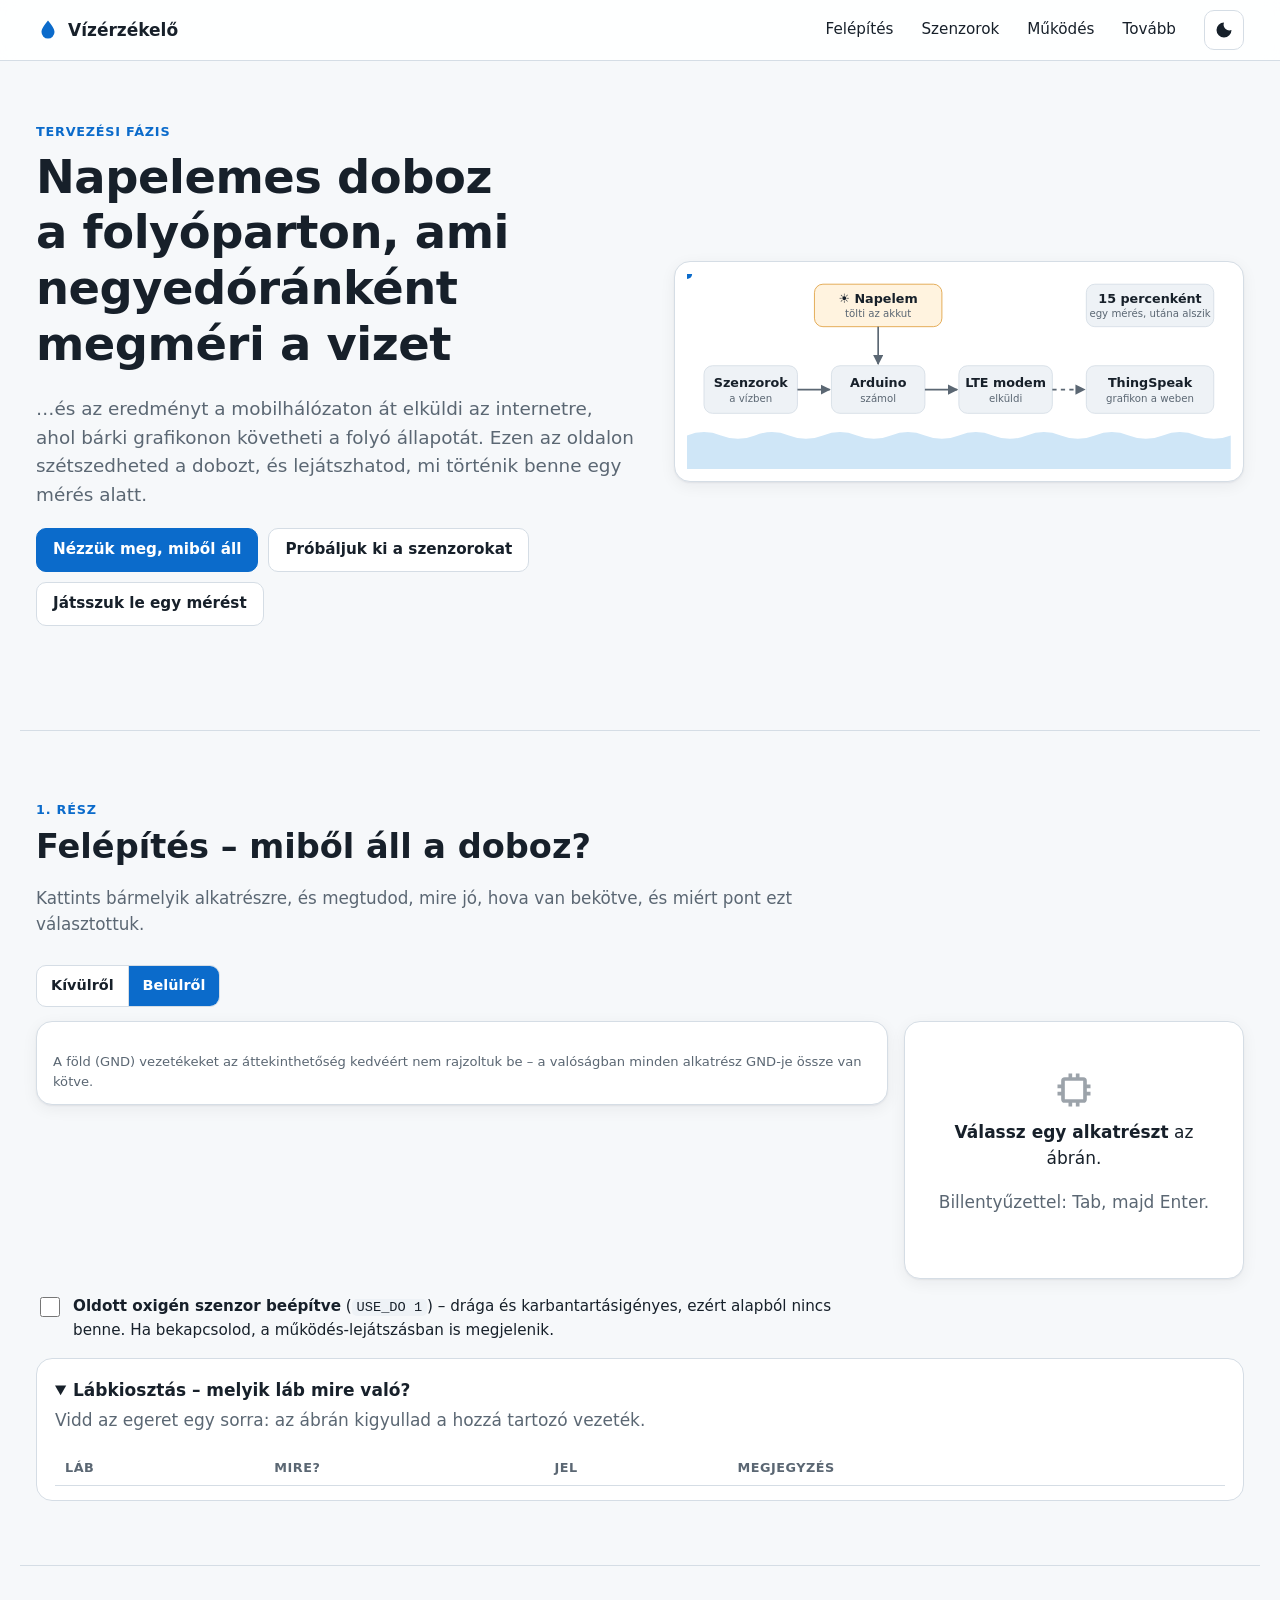
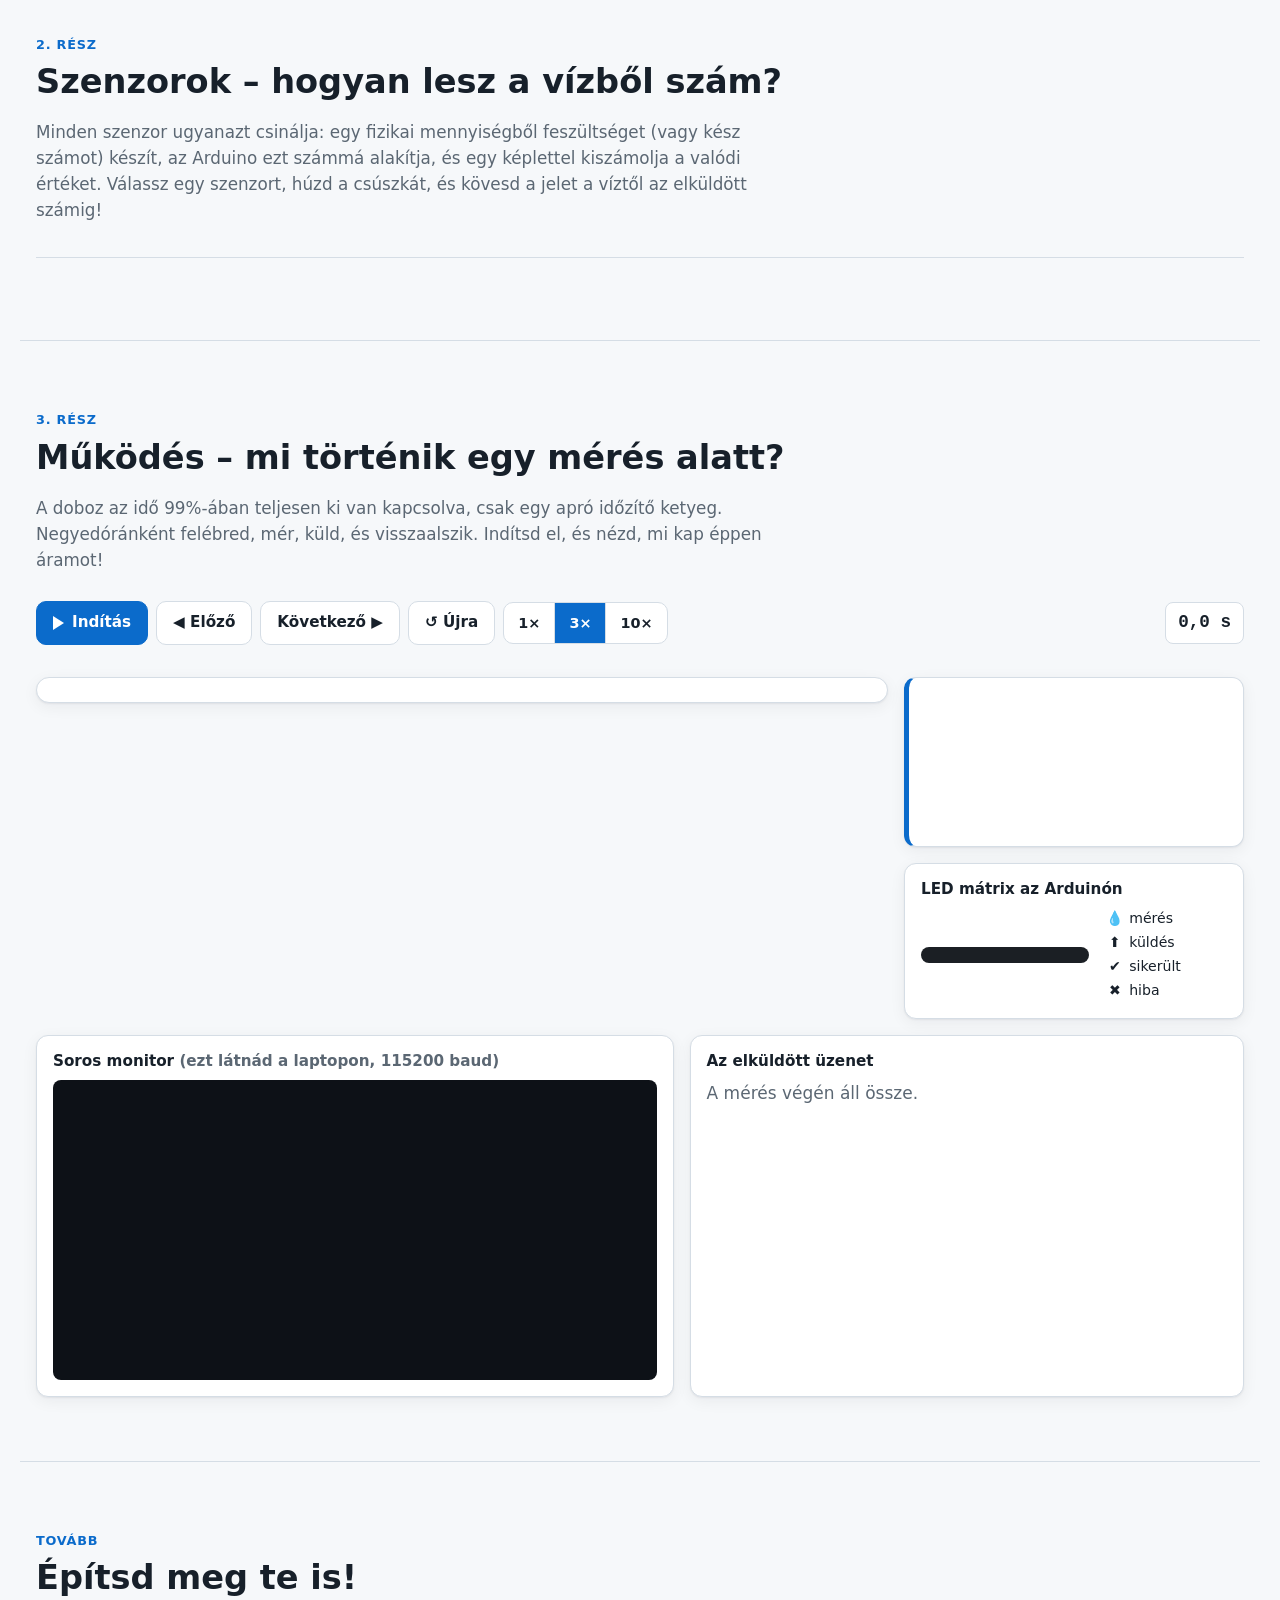
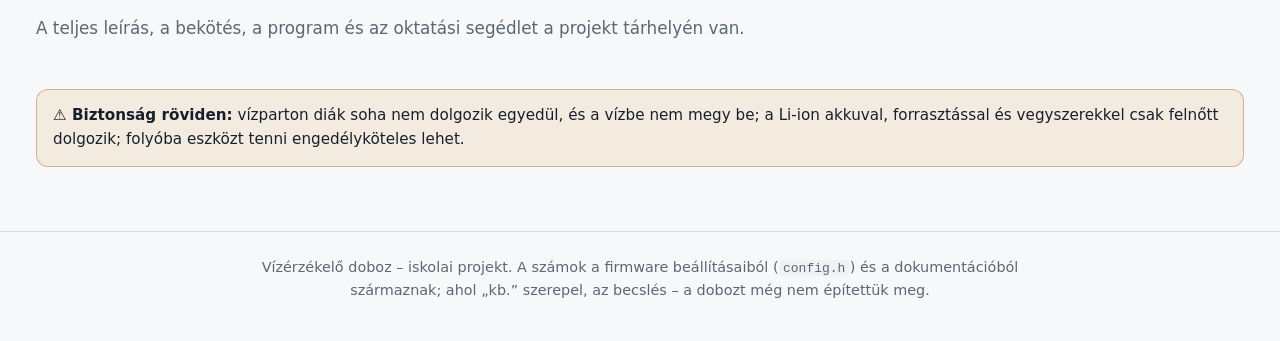
<file: index.html>
<!doctype html>
<html lang="hu">
<head>
  <meta charset="utf-8">
  <meta name="viewport" content="width=device-width, initial-scale=1">
  <title>Vízérzékelő doboz</title>
  <!-- A GitHub Pages gyökércíméről a bemutató oldalra irányít (a .nojekyll miatt itt nincs más kezdőlap). -->
  <meta http-equiv="refresh" content="0; url=weboldal/">
  <link rel="canonical" href="weboldal/">
</head>
<body>
  <p>Átirányítás a <a href="weboldal/">Vízérzékelő bemutató oldalára</a>…</p>
</body>
</html>
</file>
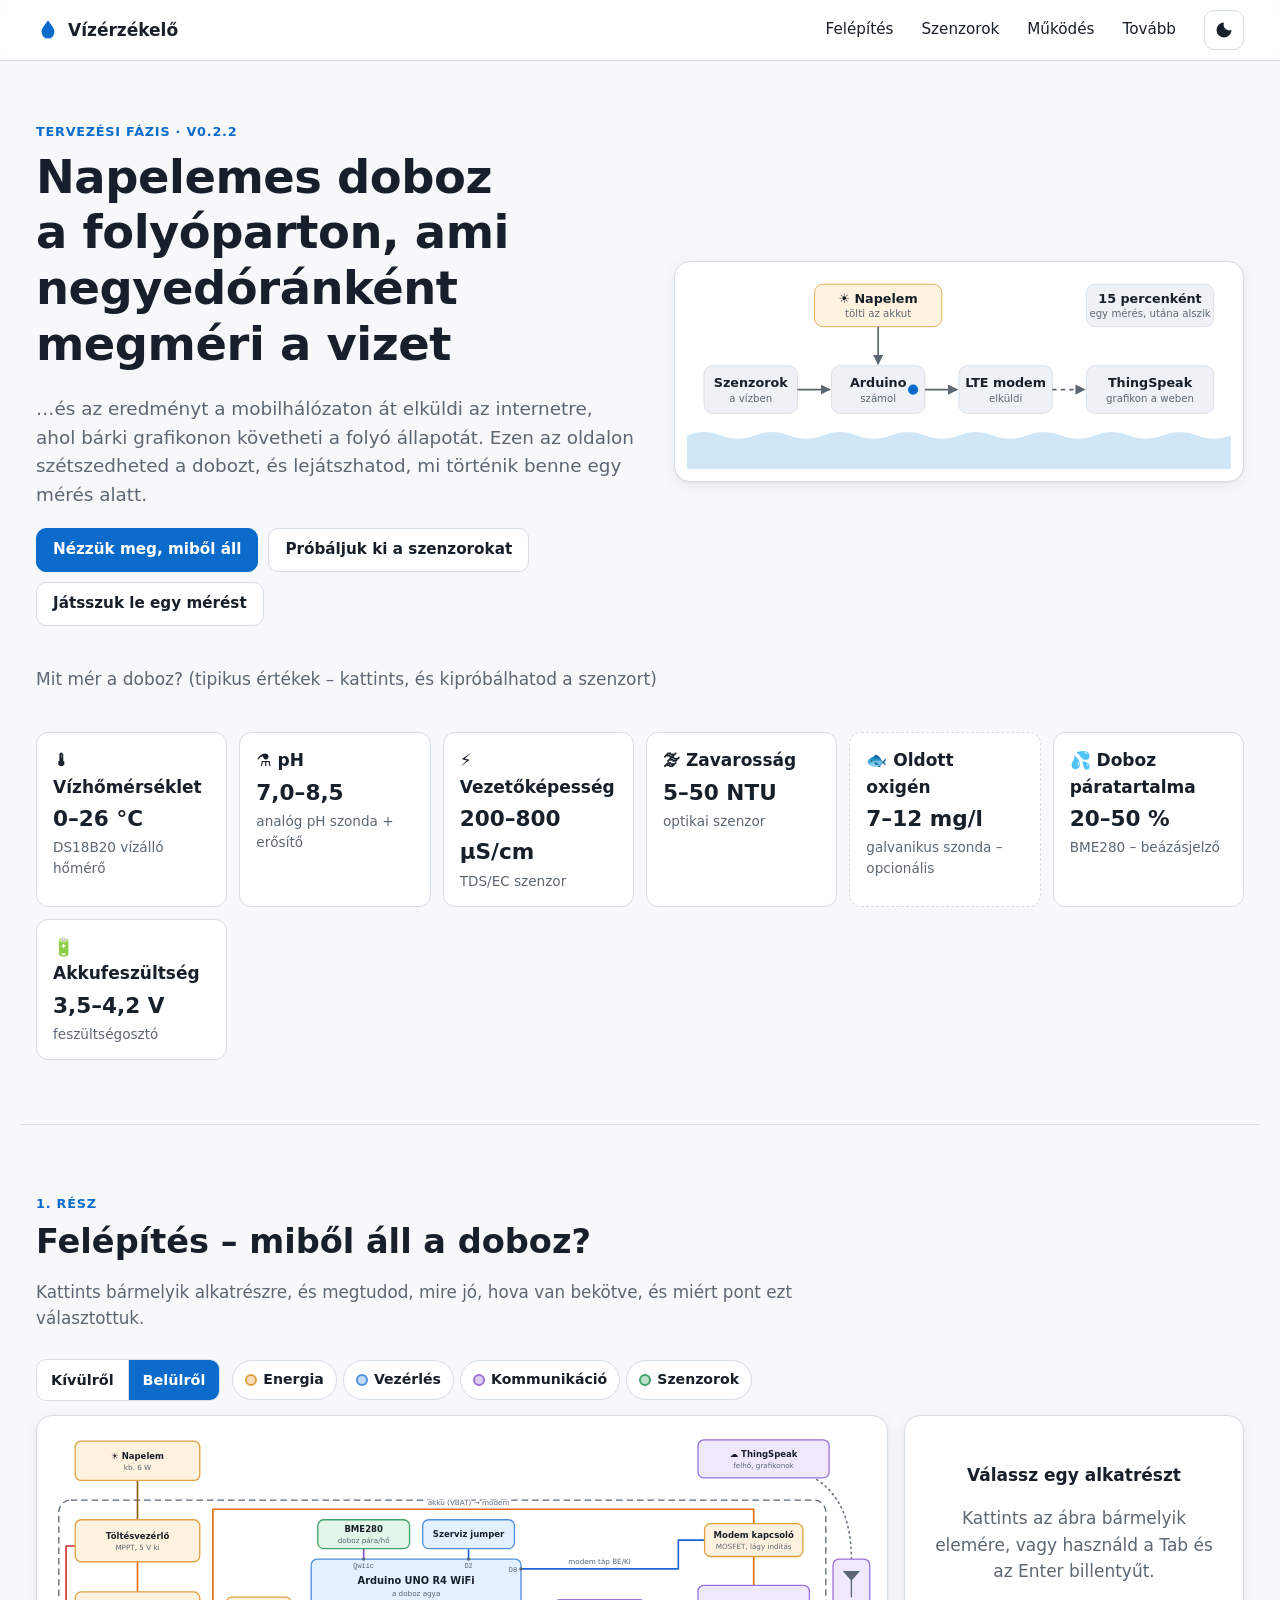
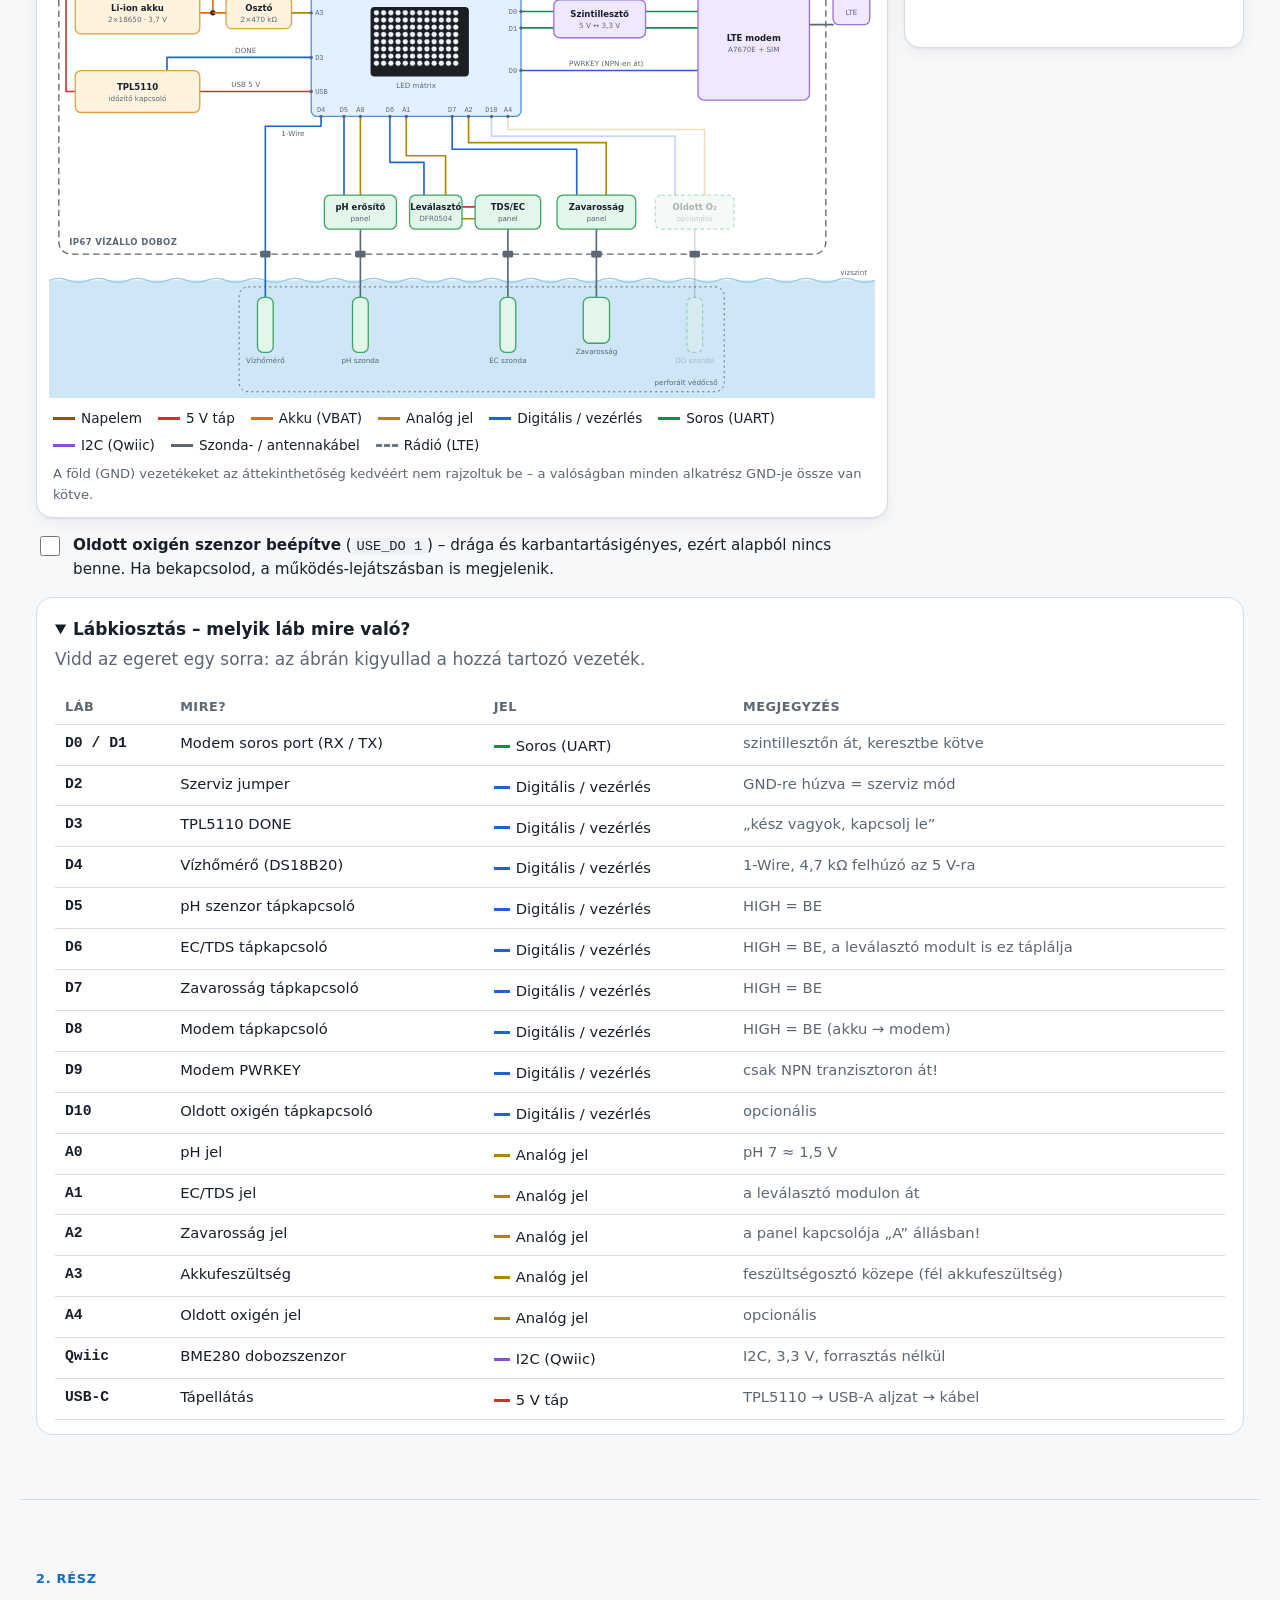
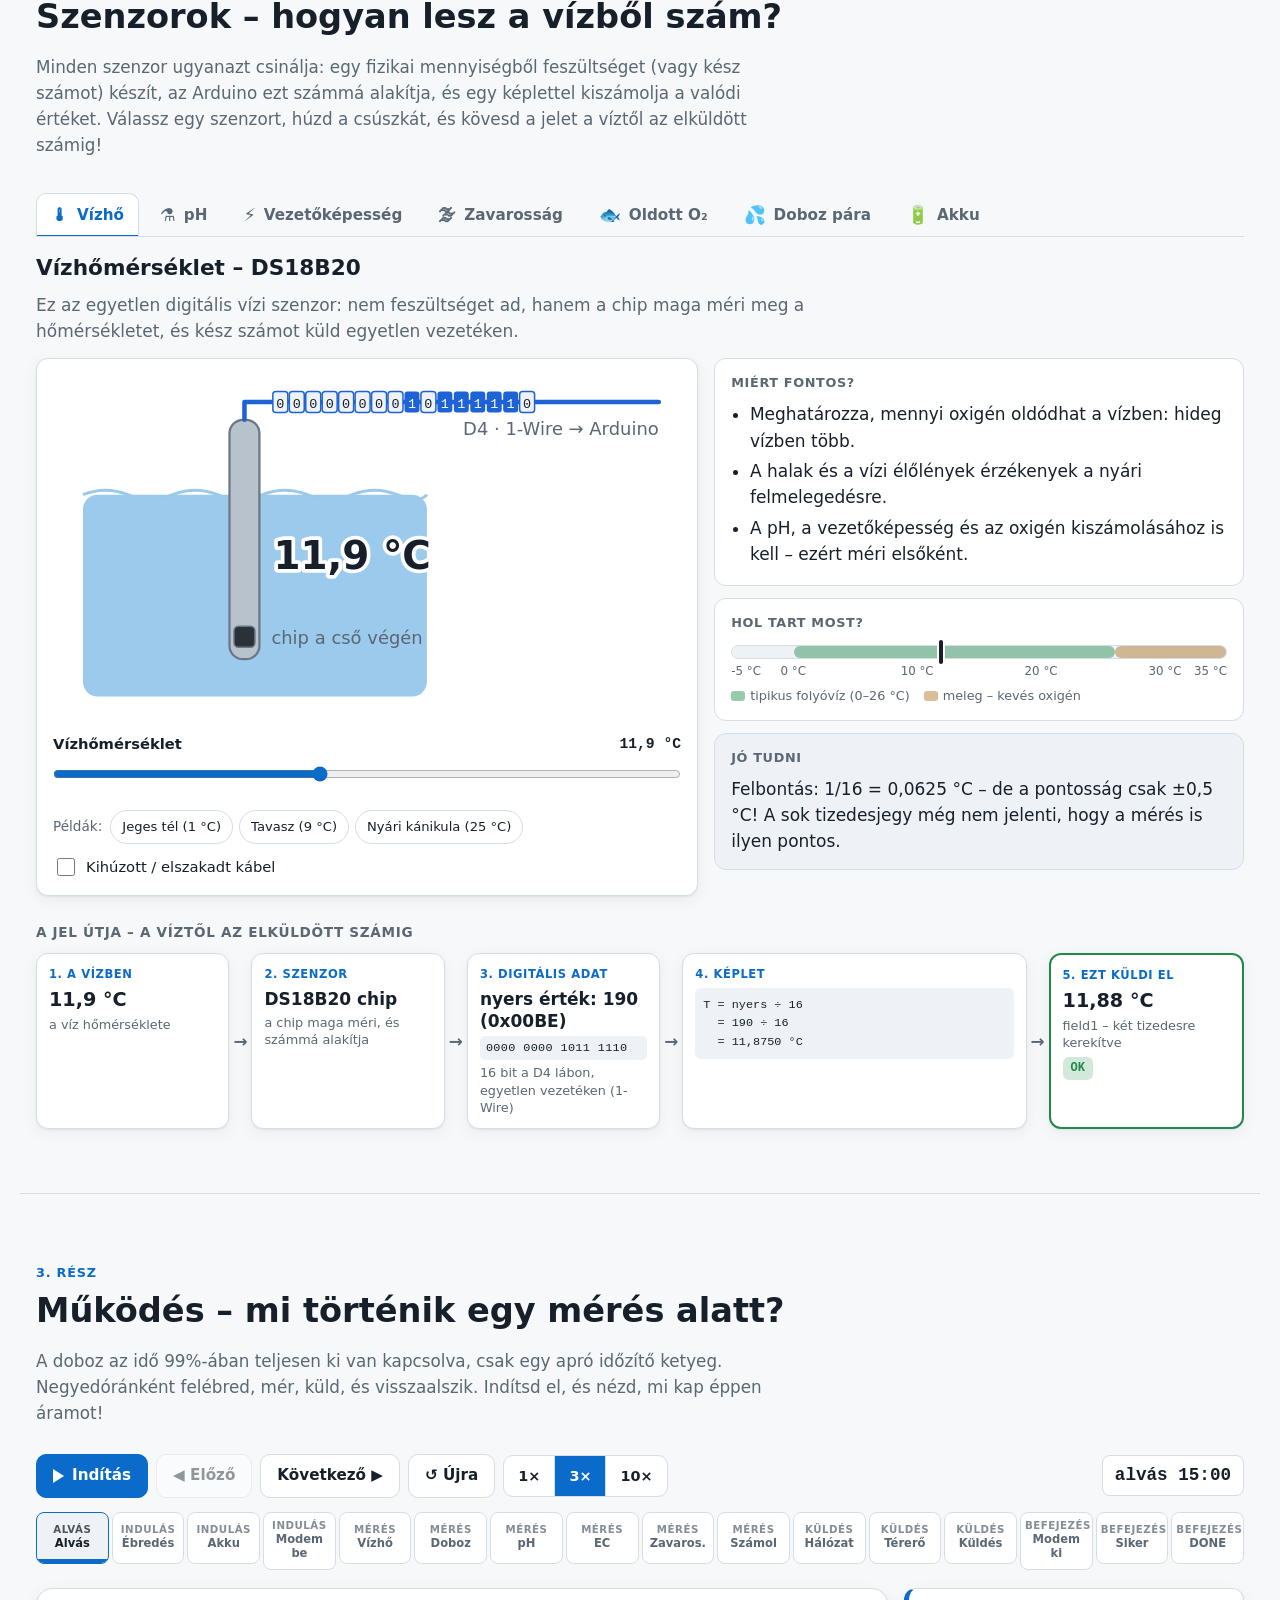
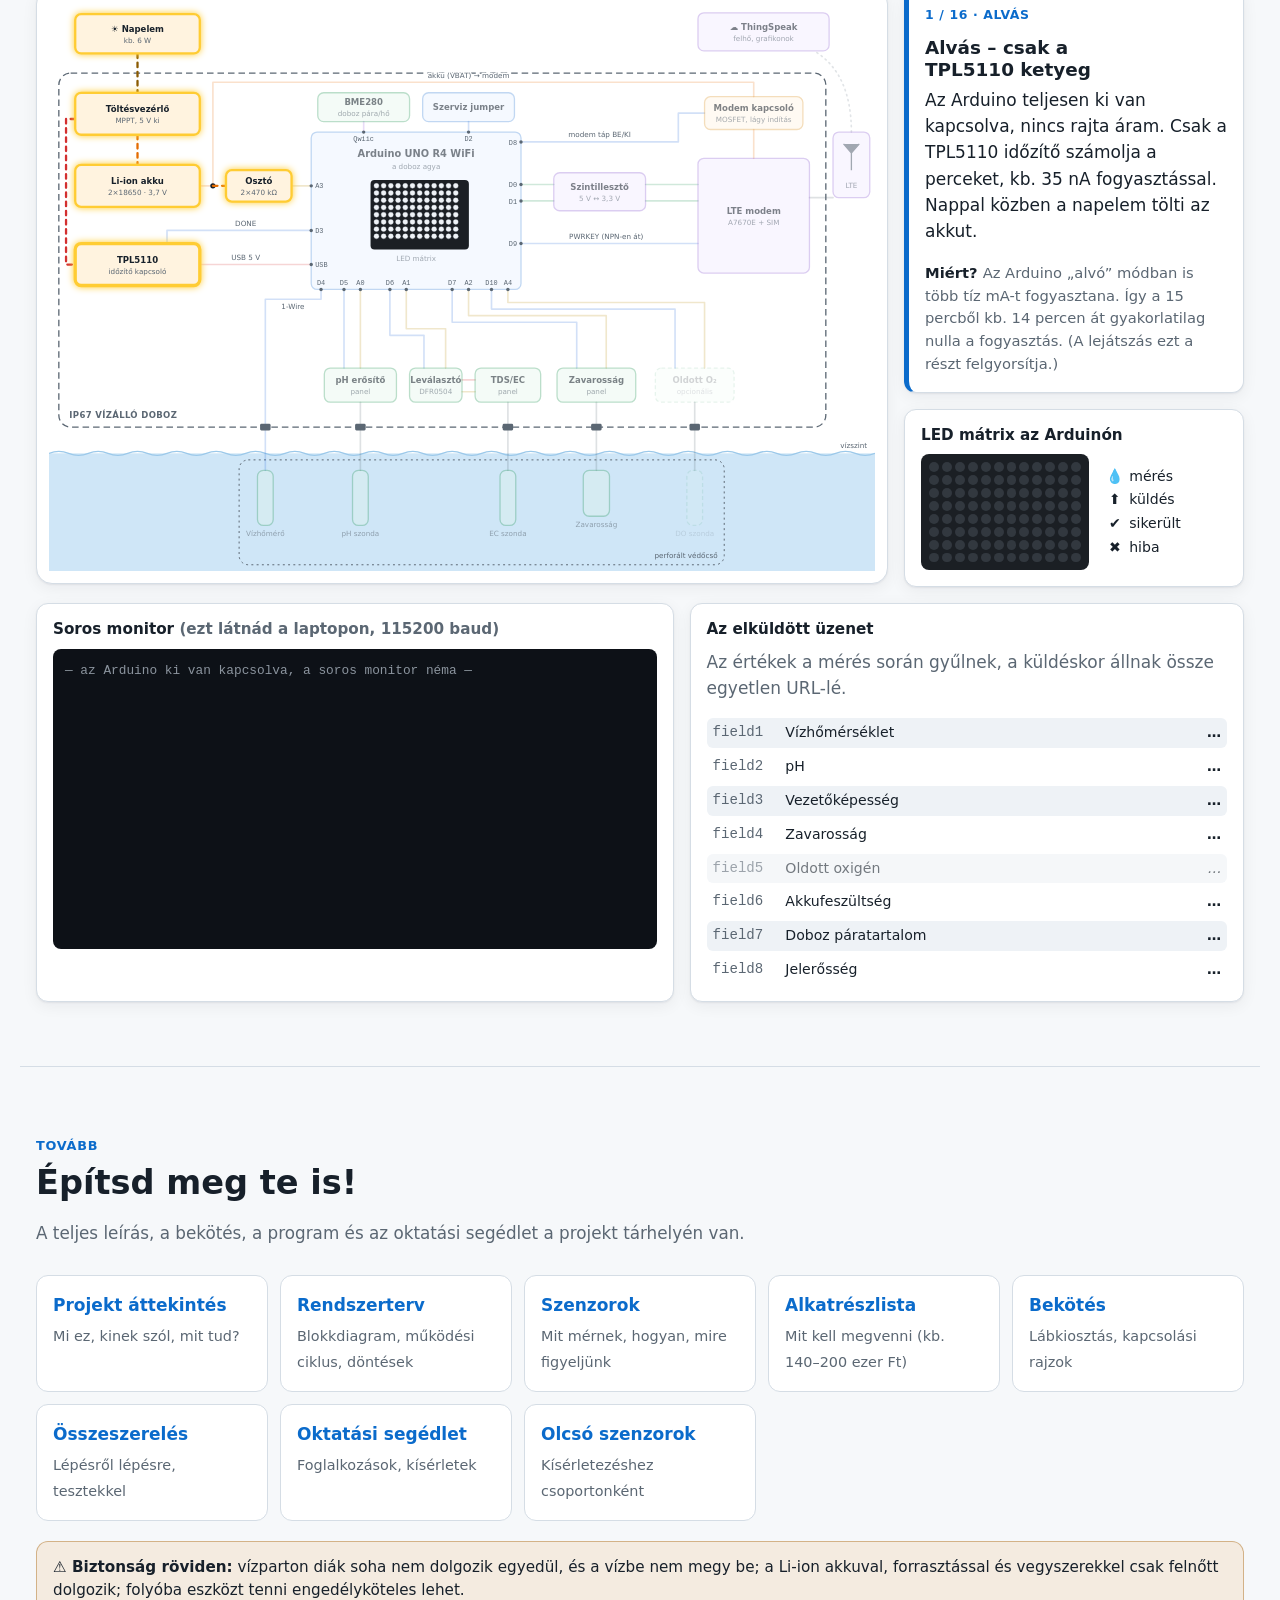
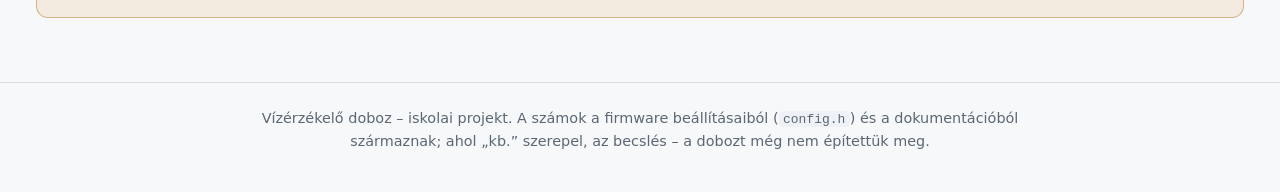
<file: weboldal/index.html>
<!doctype html>
<html lang="hu">
<head>
  <meta charset="utf-8">
  <meta name="viewport" content="width=device-width, initial-scale=1">
  <title>Vízérzékelő doboz</title>
  <meta name="description" content="Interaktív bemutató: miből áll és hogyan működik a napelemes, mobilhálózaton adatot küldő iskolai vízminőség-mérő doboz.">
  <link rel="stylesheet" href="css/alap.css">
  <link rel="stylesheet" href="css/szakaszok.css">
  <link rel="stylesheet" href="css/szimulatorok.css">
  <script>
    // A téma beállítása még a rajzolás előtt, hogy ne villanjon.
    try {
      var t = localStorage.getItem("ve-tema");
      if (t === "vilagos" || t === "sotet") document.documentElement.dataset.theme = t === "sotet" ? "dark" : "light";
    } catch (e) { /* privát ablakban nincs tárolás – nem baj */ }
  </script>
</head>
<body>
  <a class="ugras" href="#fotartalom">Ugrás a tartalomra</a>

  <header class="fejlec">
    <div class="fejlec-belso">
      <a class="logo" href="#kezdo" aria-label="Vízérzékelő – kezdőlap">
        <svg viewBox="0 0 24 24" aria-hidden="true"><path d="M12 2.5c-3.2 4.2-6.5 8-6.5 11.6A6.5 6.5 0 0 0 12 20.6a6.5 6.5 0 0 0 6.5-6.5C18.5 10.5 15.2 6.7 12 2.5z"/></svg>
        <span>Vízérzékelő</span>
      </a>
      <nav class="menu" aria-label="Fő menü">
        <a href="#felepites">Felépítés</a>
        <a href="#szenzorok">Szenzorok</a>
        <a href="#mukodes">Működés</a>
        <a href="#tovabb">Tovább</a>
      </nav>
      <button class="tema-gomb" id="tema-gomb" type="button" aria-label="Világos / sötét téma váltása">
        <svg viewBox="0 0 24 24" aria-hidden="true"><path d="M12 3a9 9 0 1 0 9 9 7 7 0 0 1-9-9z"/></svg>
      </button>
    </div>
  </header>

  <main id="fotartalom">

    <!-- ===================== 1. KEZDŐLAP ===================== -->
    <section id="kezdo" class="szakasz kezdo">
      <div class="kezdo-szoveg">
        <p class="cimke" id="verzio-cimke">Tervezési fázis</p>
        <h1>Napelemes doboz a folyóparton, ami negyedóránként megméri a vizet</h1>
        <p class="bevezeto">
          …és az eredményt a mobilhálózaton át elküldi az internetre, ahol bárki grafikonon
          követheti a folyó állapotát. Ezen az oldalon szétszedheted a dobozt, és lejátszhatod,
          mi történik benne egy mérés alatt.
        </p>
        <div class="gombsor">
          <a class="gomb elsodleges" href="#felepites">Nézzük meg, miből áll</a>
          <a class="gomb" href="#szenzorok">Próbáljuk ki a szenzorokat</a>
          <a class="gomb" href="#mukodes">Játsszuk le egy mérést</a>
        </div>
      </div>

      <figure class="attekinto" aria-label="Az adatok útja: szenzorok, Arduino, modem, felhő, grafikon">
        <svg viewBox="0 0 640 230" role="img" aria-labelledby="attekinto-cim">
          <title id="attekinto-cim">A szenzorok mérnek, az Arduino feldolgozza, a modem elküldi a felhőbe, ahol grafikon készül. A napelem tölti az akkut.</title>
          <defs>
            <marker id="nyil-a" viewBox="0 0 10 10" refX="9" refY="5" markerWidth="6" markerHeight="6" orient="auto-start-reverse">
              <path d="M0 0 10 5 0 10z" fill="var(--szoveg-halvany)"/>
            </marker>
          </defs>
          <!-- víz -->
          <path class="a-viz" d="M0 190 q20 -8 40 0 t40 0 t40 0 t40 0 t40 0 t40 0 t40 0 t40 0 t40 0 t40 0 t40 0 t40 0 t40 0 t40 0 t40 0 t40 0 V230 H0z"/>
          <!-- lépések -->
          <g class="a-lepes" transform="translate(20 108)">
            <rect width="110" height="56" rx="10"/>
            <text x="55" y="25">Szenzorok</text><text x="55" y="43" class="kicsi">a vízben</text>
          </g>
          <g class="a-lepes" transform="translate(170 108)">
            <rect width="110" height="56" rx="10"/>
            <text x="55" y="25">Arduino</text><text x="55" y="43" class="kicsi">számol</text>
          </g>
          <g class="a-lepes" transform="translate(320 108)">
            <rect width="110" height="56" rx="10"/>
            <text x="55" y="25">LTE modem</text><text x="55" y="43" class="kicsi">elküldi</text>
          </g>
          <g class="a-lepes" transform="translate(470 108)">
            <rect width="150" height="56" rx="10"/>
            <text x="75" y="25">ThingSpeak</text><text x="75" y="43" class="kicsi">grafikon a weben</text>
          </g>
          <path class="a-vonal" d="M130 136 H168" marker-end="url(#nyil-a)"/>
          <path class="a-vonal" d="M280 136 H318" marker-end="url(#nyil-a)"/>
          <path class="a-vonal szaggatott" d="M430 136 H468" marker-end="url(#nyil-a)"/>
          <circle class="a-csepp" r="6" cx="0" cy="0">
            <animateMotion dur="5s" repeatCount="indefinite" path="M75 136 H545"/>
          </circle>
          <!-- energia -->
          <g class="a-lepes energia" transform="translate(150 12)">
            <rect width="150" height="50" rx="10"/>
            <text x="75" y="22">☀ Napelem</text><text x="75" y="39" class="kicsi">tölti az akkut</text>
          </g>
          <path class="a-vonal" d="M225 62 V106" marker-end="url(#nyil-a)"/>
          <g class="a-lepes" transform="translate(470 12)">
            <rect width="150" height="50" rx="10"/>
            <text x="75" y="22">15 percenként</text><text x="75" y="39" class="kicsi">egy mérés, utána alszik</text>
          </g>
        </svg>
      </figure>

      <div class="csempek" id="csempek" aria-label="Mit mér a doboz?"></div>
    </section>

    <!-- ===================== 2. FELÉPÍTÉS ===================== -->
    <section id="felepites" class="szakasz">
      <div class="szakasz-fej">
        <p class="cimke">1. rész</p>
        <h2>Felépítés – miből áll a doboz?</h2>
        <p>Kattints bármelyik alkatrészre, és megtudod, mire jó, hova van bekötve, és miért pont ezt választottuk.</p>
      </div>

      <div class="eszkoztar">
        <div class="valto" role="group" aria-label="Nézet">
          <button type="button" class="valto-gomb" data-nezet="kulso" aria-pressed="false">Kívülről</button>
          <button type="button" class="valto-gomb" data-nezet="belso" aria-pressed="true">Belülről</button>
        </div>
        <div class="retegek" role="group" aria-label="Rétegek kiemelése" id="reteg-gombok"></div>
      </div>

      <div class="felepites-racs">
        <div class="abra-keret">
          <div id="abra-belso" class="abra"></div>
          <div id="abra-kulso" class="abra" hidden></div>
          <div class="kulso-vezerlo" id="kulso-vezerlo" hidden>
            <label for="vizszint">Vízszint</label>
            <input type="range" id="vizszint" min="0" max="100" value="20">
            <output id="vizszint-ki" for="vizszint">normál</output>
          </div>
          <p class="gorgetes-tipp" aria-hidden="true">Az ábra oldalra görgethető ↔</p>
          <div class="jelmagyarazat" id="jelmagyarazat" aria-label="Vezetékek színkódja"></div>
          <p class="megjegyzes" id="gnd-megjegyzes">A föld (GND) vezetékeket az áttekinthetőség kedvéért nem rajzoltuk be – a valóságban minden alkatrész GND-je össze van kötve.</p>
        </div>

        <aside class="kartya" id="kartya" aria-live="polite">
          <div class="kartya-ures">
            <svg viewBox="0 0 24 24" aria-hidden="true"><path d="M9 3v2H7a2 2 0 0 0-2 2v2H3v2h2v2H3v2h2v2a2 2 0 0 0 2 2h2v2h2v-2h2v2h2v-2h2a2 2 0 0 0 2-2v-2h2v-2h-2v-2h2V9h-2V7a2 2 0 0 0-2-2h-2V3h-2v2h-2V3H9zm-2 4h10v10H7V7z"/></svg>
            <p><strong>Válassz egy alkatrészt</strong> az ábrán.</p>
            <p class="halvany">Billentyűzettel: Tab, majd Enter.</p>
          </div>
        </aside>
      </div>

      <label class="kapcsolo-sor">
        <input type="checkbox" id="use-do">
        <span><strong>Oldott oxigén szenzor beépítve</strong> (<code>USE_DO 1</code>) – drága és karbantartásigényes, ezért alapból nincs benne. Ha bekapcsolod, a működés-lejátszásban is megjelenik.</span>
      </label>

      <details class="labkiosztas" open>
        <summary>Lábkiosztás – melyik láb mire való?</summary>
        <p class="halvany">Vidd az egeret egy sorra: az ábrán kigyullad a hozzá tartozó vezeték.</p>
        <div class="tabla-keret">
          <table id="lab-tabla">
            <thead><tr><th scope="col">Láb</th><th scope="col">Mire?</th><th scope="col">Jel</th><th scope="col">Megjegyzés</th></tr></thead>
            <tbody></tbody>
          </table>
        </div>
      </details>
    </section>

    <!-- ===================== 3. SZENZOROK ===================== -->
    <section id="szenzorok" class="szakasz">
      <div class="szakasz-fej">
        <p class="cimke">2. rész</p>
        <h2>Szenzorok – hogyan lesz a vízből szám?</h2>
        <p>Minden szenzor ugyanazt csinálja: egy fizikai mennyiségből feszültséget (vagy kész számot) készít, az Arduino ezt számmá alakítja, és egy képlettel kiszámolja a valódi értéket. Válassz egy szenzort, húzd a csúszkát, és kövesd a jelet a víztől az elküldött számig!</p>
      </div>
      <div class="szenzor-fulek" role="tablist" aria-label="Szenzorok" id="szenzor-fulek"></div>
      <div id="szenzor-panelek"></div>
    </section>

    <!-- ===================== 4. MŰKÖDÉS ===================== -->
    <section id="mukodes" class="szakasz">
      <div class="szakasz-fej">
        <p class="cimke">3. rész</p>
        <h2>Működés – mi történik egy mérés alatt?</h2>
        <p>A doboz az idő 99%-ában teljesen ki van kapcsolva, csak egy apró időzítő ketyeg. Negyedóránként felébred, mér, küld, és visszaalszik. Indítsd el, és nézd, mi kap éppen áramot!</p>
      </div>

      <div class="lejatszo" id="lejatszo">
        <div class="lejatszo-gombok">
          <button type="button" class="gomb elsodleges" id="lj-inditas"><span class="ikon-play" aria-hidden="true"></span><span class="felirat">Indítás</span></button>
          <button type="button" class="gomb" id="lj-vissza" aria-label="Előző lépés">◀ Előző</button>
          <button type="button" class="gomb" id="lj-elore" aria-label="Következő lépés">Következő ▶</button>
          <button type="button" class="gomb" id="lj-ujra" aria-label="Újrakezdés">↺ Újra</button>
          <div class="valto sebesseg" role="group" aria-label="Sebesség">
            <button type="button" class="valto-gomb" data-seb="1" aria-pressed="false">1×</button>
            <button type="button" class="valto-gomb" data-seb="3" aria-pressed="true">3×</button>
            <button type="button" class="valto-gomb" data-seb="10" aria-pressed="false">10×</button>
          </div>
          <div class="ido" aria-live="off" title="Az ébredés óta eltelt idő"><span id="lj-ido">0,0 s</span></div>
        </div>

        <ol class="idovonal" id="idovonal" aria-label="A mérési ciklus lépései"></ol>

        <div class="lejatszo-racs">
          <div class="abra-keret">
            <div id="abra-mukodes" class="abra"></div>
            <p class="gorgetes-tipp" aria-hidden="true">Az ábra oldalra görgethető ↔</p>
          </div>

          <div class="lejatszo-oldal">
            <div class="lepes-leiras" id="lepes-leiras" aria-live="polite"></div>

            <div class="panel">
              <h3>LED mátrix az Arduinón</h3>
              <div class="ledmatrix-sor">
                <div id="ledmatrix" class="ledmatrix" role="img" aria-label="LED mátrix: üres"></div>
                <ul class="ikon-jelmagyarazat">
                  <li><span>💧</span> mérés</li>
                  <li><span>⬆</span> küldés</li>
                  <li><span>✔</span> sikerült</li>
                  <li><span>✖</span> hiba</li>
                </ul>
              </div>
            </div>
          </div>
        </div>

        <div class="lejatszo-also">
          <div class="panel soros">
            <h3>Soros monitor <span class="halvany">(ezt látnád a laptopon, 115200 baud)</span></h3>
            <pre id="soros" class="soros-kepernyo" tabindex="0" aria-label="Soros monitor kimenete"></pre>
          </div>
          <div class="panel uzenet">
            <h3>Az elküldött üzenet</h3>
            <p class="halvany" id="uzenet-allapot">A mérés végén áll össze.</p>
            <code id="uzenet-url" class="url"></code>
            <ul id="uzenet-mezok" class="mezok"></ul>
          </div>
        </div>
      </div>
    </section>

    <!-- ===================== 4. TOVÁBB ===================== -->
    <section id="tovabb" class="szakasz tovabb">
      <div class="szakasz-fej">
        <p class="cimke">Tovább</p>
        <h2>Építsd meg te is!</h2>
        <p>A teljes leírás, a bekötés, a program és az oktatási segédlet a projekt tárhelyén van.</p>
      </div>
      <div class="link-racs" id="link-racs"></div>
      <div class="biztonsag">
        <strong>⚠ Biztonság röviden:</strong>
        vízparton diák soha nem dolgozik egyedül, és a vízbe nem megy be; a Li-ion akkuval,
        forrasztással és vegyszerekkel csak felnőtt dolgozik; folyóba eszközt tenni engedélyköteles lehet.
      </div>
    </section>
  </main>

  <footer class="lablec">
    <p>Vízérzékelő doboz – iskolai projekt. A számok a firmware beállításaiból (<code>config.h</code>) és a dokumentációból származnak; ahol „kb.” szerepel, az becslés – a dobozt még nem építettük meg.</p>
  </footer>

  <!-- Sima szkriptek (nem modulok), hogy az oldal fájlból megnyitva is működjön. -->
  <script src="js/segedek.js"></script>
  <script src="js/adatok/konstansok.js"></script>
  <script src="js/adatok/komponensek.js"></script>
  <script src="js/adatok/ciklus.js"></script>
  <script src="js/komponensek/abra.js"></script>
  <script src="js/komponensek/allomas.js"></script>
  <script src="js/komponensek/ledmatrix.js"></script>
  <script src="js/fizika/kepletek.js"></script>
  <script src="js/komponensek/jelut.js"></script>
  <script src="js/komponensek/szimkellekek.js"></script>
  <script src="js/szakaszok/szenzorok.js"></script>
  <!-- a szimulátorok ebben a sorrendben jelennek meg a füleken -->
  <script src="js/szimulatorok/vizho.js"></script>
  <script src="js/szimulatorok/ph.js"></script>
  <script src="js/szimulatorok/ec.js"></script>
  <script src="js/szimulatorok/zavarossag.js"></script>
  <script src="js/szimulatorok/oxigen.js"></script>
  <script src="js/szimulatorok/doboz.js"></script>
  <script src="js/szimulatorok/akku.js"></script>
  <script src="js/szakaszok/felepites.js"></script>
  <script src="js/szakaszok/mukodes.js"></script>
  <script src="js/main.js"></script>
</body>
</html>
</file>
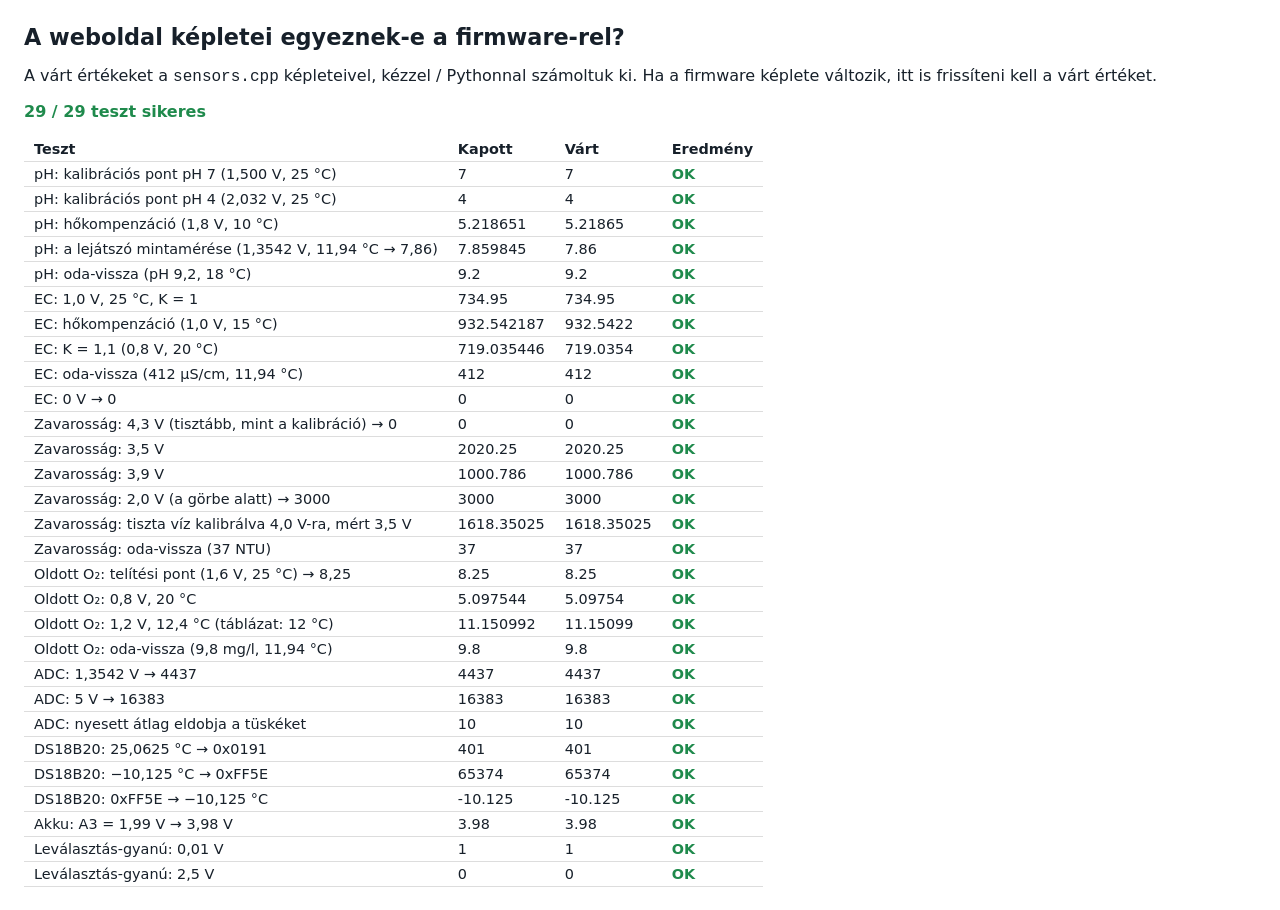
<file: weboldal/tesztek/kepletek.test.html>
<!doctype html>
<html lang="hu">
<head>
  <meta charset="utf-8">
  <meta name="viewport" content="width=device-width, initial-scale=1">
  <title>Képlet-tesztek</title>
  <style>
    body { font-family: system-ui, sans-serif; margin: 24px; background: #fff; color: #17202a; }
    h1 { font-size: 1.4rem; }
    table { border-collapse: collapse; font-size: .9rem; }
    td, th { padding: 4px 10px; border-bottom: 1px solid #ddd; text-align: left; }
    .ok { color: #1f8a4c; font-weight: 700; }
    .hiba { color: #c62828; font-weight: 700; }
    code { font-family: ui-monospace, Consolas, monospace; }
  </style>
</head>
<body>
  <h1>A weboldal képletei egyeznek-e a firmware-rel?</h1>
  <p>A várt értékeket a <code>sensors.cpp</code> képleteivel, kézzel / Pythonnal számoltuk ki.
     Ha a firmware képlete változik, itt is frissíteni kell a várt értéket.</p>
  <p id="osszegzes"></p>
  <table>
    <thead><tr><th>Teszt</th><th>Kapott</th><th>Várt</th><th>Eredmény</th></tr></thead>
    <tbody id="eredmenyek"></tbody>
  </table>

  <script src="../js/segedek.js"></script>
  <script src="../js/adatok/konstansok.js"></script>
  <script src="../js/fizika/kepletek.js"></script>
  <script src="../js/adatok/ciklus.js"></script>
  <script>
    const F = VE.kepletek, G = F.GYARI;
    const tesztek = [
      // [név, kapott, várt, tűrés]
      ["pH: kalibrációs pont pH 7 (1,500 V, 25 °C)", F.phFromVoltage(1.5, 25), 7, 1e-9],
      ["pH: kalibrációs pont pH 4 (2,032 V, 25 °C)", F.phFromVoltage(2.032, 25), 4, 1e-9],
      ["pH: hőkompenzáció (1,8 V, 10 °C)", F.phFromVoltage(1.8, 10), 5.21865, 1e-4],
      ["pH: a lejátszó mintamérése (1,3542 V, 11,94 °C → 7,86)", F.phFromVoltage(VE.mintaMeres.phFesz, VE.mintaMeres.vizHo), VE.mintaMeres.ph, 0.005],
      ["pH: oda-vissza (pH 9,2, 18 °C)", F.phFromVoltage(F.phFesz(9.2, 18), 18), 9.2, 1e-9],
      ["EC: 1,0 V, 25 °C, K = 1", F.ecFromVoltage(1.0, 25), 734.95, 1e-6],
      ["EC: hőkompenzáció (1,0 V, 15 °C)", F.ecFromVoltage(1.0, 15), 932.5422, 1e-3],
      ["EC: K = 1,1 (0,8 V, 20 °C)", F.ecFromVoltage(0.8, 20, 1.1), 719.0354, 1e-3],
      ["EC: oda-vissza (412 µS/cm, 11,94 °C)", F.ecFromVoltage(F.ecFesz(412, 11.94), 11.94), 412, 1e-6],
      ["EC: 0 V → 0", F.ecFromVoltage(0, 25), 0, 0],
      ["Zavarosság: 4,3 V (tisztább, mint a kalibráció) → 0", F.turbidityFromVoltage(4.3), 0, 0],
      ["Zavarosság: 3,5 V", F.turbidityFromVoltage(3.5), 2020.25, 1e-6],
      ["Zavarosság: 3,9 V", F.turbidityFromVoltage(3.9), 1000.786, 1e-3],
      ["Zavarosság: 2,0 V (a görbe alatt) → 3000", F.turbidityFromVoltage(2.0), 3000, 0],
      ["Zavarosság: tiszta víz kalibrálva 4,0 V-ra, mért 3,5 V", F.turbidityFromVoltage(3.5, Object.assign({}, G, { turbClearV: 4.0 })), 1618.35025, 1e-4],
      ["Zavarosság: oda-vissza (37 NTU)", F.turbidityFromVoltage(F.zavarossagFesz(37)), 37, 1e-6],
      ["Oldott O₂: telítési pont (1,6 V, 25 °C) → 8,25", F.doFromVoltage(1.6, 25), 8.25, 1e-9],
      ["Oldott O₂: 0,8 V, 20 °C", F.doFromVoltage(0.8, 20), 5.09754, 1e-4],
      ["Oldott O₂: 1,2 V, 12,4 °C (táblázat: 12 °C)", F.doFromVoltage(1.2, 12.4), 11.15099, 1e-4],
      ["Oldott O₂: oda-vissza (9,8 mg/l, 11,94 °C)", F.doFromVoltage(F.doFesz(9.8, 11.94), 11.94), 9.8, 1e-9],
      ["ADC: 1,3542 V → 4437", F.adcSzam(1.3542), 4437, 0],
      ["ADC: 5 V → 16383", F.adcSzam(5), 16383, 0],
      ["ADC: nyesett átlag eldobja a tüskéket", F.nyesettAtlag([10, 10, 10, 9000, 11, 0, 10, 10, 10]).atlag, 10, 0],
      ["DS18B20: 25,0625 °C → 0x0191", F.ds18b20Nyers(25.0625), 0x0191, 0],
      ["DS18B20: −10,125 °C → 0xFF5E", F.ds18b20Nyers(-10.125), 0xff5e, 0],
      ["DS18B20: 0xFF5E → −10,125 °C", F.ds18b20Hom(0xff5e), -10.125, 0],
      ["Akku: A3 = 1,99 V → 3,98 V", F.akkuFromA3(1.99), 3.98, 1e-9],
      ["Leválasztás-gyanú: 0,01 V", F.levaltNakTunik(0.01) ? 1 : 0, 1, 0],
      ["Leválasztás-gyanú: 2,5 V", F.levaltNakTunik(2.5) ? 1 : 0, 0, 0],
    ];

    let jo = 0;
    const tbody = document.getElementById("eredmenyek");
    tesztek.forEach(([nev, kapott, vart, tures]) => {
      const ok = Math.abs(kapott - vart) <= tures;
      if (ok) jo++;
      const tr = document.createElement("tr");
      [nev, String(+kapott.toFixed(6)), String(vart), ok ? "OK" : "HIBA"].forEach((s, i) => {
        const td = document.createElement("td");
        td.textContent = s;
        if (i === 3) td.className = ok ? "ok" : "hiba";
        tr.appendChild(td);
      });
      tbody.appendChild(tr);
    });
    const o = document.getElementById("osszegzes");
    o.textContent = jo + " / " + tesztek.length + " teszt sikeres";
    o.className = jo === tesztek.length ? "ok" : "hiba";
    document.title = (jo === tesztek.length ? "OK " : "HIBA ") + jo + "/" + tesztek.length;
  </script>
</body>
</html>
</file>
<file: weboldal/css/alap.css>
/* =====================================================================
   Alap: színek (változók), betűk, általános elemek, világos/sötét téma
   ===================================================================== */
:root {
  --hatter: #f6f8fa;
  --felulet: #ffffff;
  --felulet-2: #eef2f6;
  --szoveg: #17202a;
  --szoveg-halvany: #5b6773;
  --keret: #d5dde5;
  --kiemelt: #0b6bcb;        /* fő akcentus: víz-kék */
  --kiemelt-szoveg: #ffffff;
  --viz: #cfe6f7;
  --viz-sotet: #9cc9ea;
  --meder: #c9b48f;
  --siker: #1f8a4c;
  --hiba: #c62828;
  --figyelem: #a15c00;

  /* vezetéktípusok (a hardware/bekotes.md színkódja alapján) */
  --v-napelem: #8a5a00;
  --v-5v: #d32f2f;
  --v-vbat: #e46b00;
  --v-analog: #b38600;
  --v-digitalis: #1e63d6;
  --v-uart: #188a4a;
  --v-i2c: #8a4fd6;
  --v-radio: #6b7785;

  /* alkatrész-rétegek */
  --r-energia: #fff3df;
  --r-energia-k: #e0a040;
  --r-vezerles: #e3f0ff;
  --r-vezerles-k: #4f8fdc;
  --r-kommunikacio: #f0e8ff;
  --r-kommunikacio-k: #9b72d8;
  --r-szenzor: #e2f6ea;
  --r-szenzor-k: #3fa36b;

  --aktiv: #ffcc33;
  --arnyek: 0 1px 2px rgba(16, 24, 40, .06), 0 4px 16px rgba(16, 24, 40, .06);
  --kerekites: 12px;
  --betu: system-ui, -apple-system, "Segoe UI", Roboto, "Helvetica Neue", Arial, sans-serif;
  --kod: ui-monospace, "Cascadia Mono", Consolas, "Liberation Mono", Menlo, monospace;
  color-scheme: light;
}

@media (prefers-color-scheme: dark) {
  :root:not([data-theme="light"]) {
    --hatter: #0f141a;
    --felulet: #161d25;
    --felulet-2: #1d2630;
    --szoveg: #e6edf3;
    --szoveg-halvany: #9aa7b4;
    --keret: #2c3845;
    --kiemelt: #4da3ff;
    --kiemelt-szoveg: #06121f;
    --viz: #123049;
    --viz-sotet: #1c4a6e;
    --meder: #4a3f2c;
    --siker: #4cc38a;
    --hiba: #ff6b6b;
    --figyelem: #f0b44c;
    --v-napelem: #d6a24a;
    --v-5v: #ff6b6b;
    --v-vbat: #ff9a3c;
    --v-analog: #f2cc3d;
    --v-digitalis: #5c9dff;
    --v-uart: #46c983;
    --v-i2c: #b48cff;
    --v-radio: #8b97a5;
    --r-energia: #2e2412;
    --r-energia-k: #b9822e;
    --r-vezerles: #14243a;
    --r-vezerles-k: #4f8fdc;
    --r-kommunikacio: #241a38;
    --r-kommunikacio-k: #9b72d8;
    --r-szenzor: #11291c;
    --r-szenzor-k: #3fa36b;
    --aktiv: #ffd54a;
    --arnyek: 0 1px 2px rgba(0, 0, 0, .3), 0 4px 16px rgba(0, 0, 0, .25);
    color-scheme: dark;
  }
}
:root[data-theme="dark"] {
  --hatter: #0f141a;
  --felulet: #161d25;
  --felulet-2: #1d2630;
  --szoveg: #e6edf3;
  --szoveg-halvany: #9aa7b4;
  --keret: #2c3845;
  --kiemelt: #4da3ff;
  --kiemelt-szoveg: #06121f;
  --viz: #123049;
  --viz-sotet: #1c4a6e;
  --meder: #4a3f2c;
  --siker: #4cc38a;
  --hiba: #ff6b6b;
  --figyelem: #f0b44c;
  --v-napelem: #d6a24a;
  --v-5v: #ff6b6b;
  --v-vbat: #ff9a3c;
  --v-analog: #f2cc3d;
  --v-digitalis: #5c9dff;
  --v-uart: #46c983;
  --v-i2c: #b48cff;
  --v-radio: #8b97a5;
  --r-energia: #2e2412;
  --r-energia-k: #b9822e;
  --r-vezerles: #14243a;
  --r-vezerles-k: #4f8fdc;
  --r-kommunikacio: #241a38;
  --r-kommunikacio-k: #9b72d8;
  --r-szenzor: #11291c;
  --r-szenzor-k: #3fa36b;
  --aktiv: #ffd54a;
  --arnyek: 0 1px 2px rgba(0, 0, 0, .3), 0 4px 16px rgba(0, 0, 0, .25);
  color-scheme: dark;
}

*, *::before, *::after { box-sizing: border-box; }
html { scroll-behavior: smooth; scroll-padding-top: 72px; -webkit-text-size-adjust: 100%; }
@media (prefers-reduced-motion: reduce) { html { scroll-behavior: auto; } }

body {
  margin: 0;
  background: var(--hatter);
  color: var(--szoveg);
  font-family: var(--betu);
  font-size: 17px;
  line-height: 1.55;
  overflow-x: hidden;
}

h1, h2, h3 { line-height: 1.2; margin: 0 0 .5em; text-wrap: balance; }
h1 { font-size: clamp(1.8rem, 4.2vw, 2.9rem); letter-spacing: -.01em; }
h2 { font-size: clamp(1.5rem, 3vw, 2.1rem); }
h3 { font-size: 1.05rem; }
p { margin: 0 0 1em; }
a { color: var(--kiemelt); }
code { font-family: var(--kod); font-size: .9em; background: var(--felulet-2); padding: .05em .35em; border-radius: 5px; }
.halvany { color: var(--szoveg-halvany); }
[hidden] { display: none !important; }

:focus-visible { outline: 3px solid var(--kiemelt); outline-offset: 2px; border-radius: 4px; }

.ugras { position: absolute; left: -999px; top: 8px; background: var(--felulet); padding: 8px 12px; z-index: 100; }
.ugras:focus { left: 8px; }

/* ---------- fejléc ---------- */
.fejlec {
  position: sticky; top: 0; z-index: 50;
  background: color-mix(in srgb, var(--felulet) 88%, transparent);
  backdrop-filter: blur(8px);
  border-bottom: 1px solid var(--keret);
}
.fejlec-belso {
  max-width: 1240px; margin: 0 auto; padding: 10px 16px;
  display: flex; align-items: center; gap: 16px;
}
.logo { display: flex; align-items: center; gap: 8px; font-weight: 700; color: var(--szoveg); text-decoration: none; }
.logo svg { width: 24px; height: 24px; fill: var(--kiemelt); }
.menu { display: flex; gap: 4px; margin-left: auto; overflow-x: auto; }
@media (max-width: 600px) { .menu { gap: 0; } .menu a { padding: 8px 6px; font-size: .84rem; } }
.menu a {
  color: var(--szoveg); text-decoration: none; padding: 8px 12px; border-radius: 8px; white-space: nowrap; font-size: .95rem;
}
.menu a:hover, .menu a.aktiv { background: var(--felulet-2); }
.menu a.aktiv { color: var(--kiemelt); font-weight: 600; }
.tema-gomb {
  border: 1px solid var(--keret); background: var(--felulet); color: var(--szoveg);
  width: 40px; height: 40px; border-radius: 10px; display: grid; place-items: center; cursor: pointer; flex: none;
}
.tema-gomb svg { width: 20px; height: 20px; fill: currentColor; }

/* ---------- szakaszok ---------- */
.szakasz { max-width: 1240px; margin: 0 auto; padding: 64px 16px; }
.szakasz + .szakasz { border-top: 1px solid var(--keret); }
.szakasz-fej { max-width: 760px; margin-bottom: 28px; }
.szakasz-fej p:last-child { color: var(--szoveg-halvany); font-size: 1.05rem; }
.cimke {
  display: inline-block; font-size: .8rem; font-weight: 700; letter-spacing: .06em; text-transform: uppercase;
  color: var(--kiemelt); margin-bottom: .6em;
}

/* ---------- gombok ---------- */
.gomb {
  display: inline-flex; align-items: center; gap: 8px; justify-content: center;
  min-height: 44px; padding: 8px 16px; border-radius: 10px;
  border: 1px solid var(--keret); background: var(--felulet); color: var(--szoveg);
  font: inherit; font-size: .95rem; font-weight: 600; text-decoration: none; cursor: pointer;
}
.gomb:hover { background: var(--felulet-2); }
.gomb.elsodleges { background: var(--kiemelt); border-color: var(--kiemelt); color: var(--kiemelt-szoveg); }
.gomb.elsodleges:hover { filter: brightness(1.08); }
.gomb:disabled { opacity: .45; cursor: default; }
.gombsor { display: flex; flex-wrap: wrap; gap: 10px; }

.valto { display: inline-flex; border: 1px solid var(--keret); border-radius: 10px; overflow: hidden; background: var(--felulet); }
.valto-gomb {
  border: 0; background: transparent; color: var(--szoveg); font: inherit; font-size: .9rem; font-weight: 600;
  padding: 8px 14px; min-height: 40px; cursor: pointer;
}
.valto-gomb + .valto-gomb { border-left: 1px solid var(--keret); }
.valto-gomb[aria-pressed="true"] { background: var(--kiemelt); color: var(--kiemelt-szoveg); }

.panel {
  background: var(--felulet); border: 1px solid var(--keret); border-radius: var(--kerekites);
  padding: 16px; box-shadow: var(--arnyek);
}
.panel h3 { font-size: .95rem; margin-bottom: 10px; }

/* ---------- lábléc ---------- */
.lablec { border-top: 1px solid var(--keret); padding: 24px 16px 40px; text-align: center; color: var(--szoveg-halvany); font-size: .9rem; }
.lablec p { max-width: 760px; margin: 0 auto; }
</file>
<file: weboldal/css/szakaszok.css>
/* =====================================================================
   Szakaszok: kezdőlap, felépítés ábra, alkatrész-kártya, lejátszó
   ===================================================================== */

/* ---------- kezdőlap ---------- */
.kezdo { display: grid; grid-template-columns: 1.05fr 1fr; gap: 40px; align-items: center; padding-top: 56px; }
.bevezeto { font-size: 1.15rem; color: var(--szoveg-halvany); max-width: 36em; }
.attekinto { margin: 0; background: var(--felulet); border: 1px solid var(--keret); border-radius: 16px; padding: 12px; box-shadow: var(--arnyek); }
.attekinto svg { width: 100%; height: auto; display: block; }
.a-lepes rect { fill: var(--felulet-2); stroke: var(--keret); }
.a-lepes.energia rect { fill: var(--r-energia); stroke: var(--r-energia-k); }
.a-lepes text { text-anchor: middle; font-size: 15px; font-weight: 700; fill: var(--szoveg); }
.a-lepes text.kicsi { font-size: 12px; font-weight: 400; fill: var(--szoveg-halvany); }
.a-vonal { stroke: var(--szoveg-halvany); stroke-width: 2; fill: none; }
.a-vonal.szaggatott { stroke-dasharray: 5 5; }
.a-viz { fill: var(--viz); }
.a-csepp { fill: var(--kiemelt); }
@media (prefers-reduced-motion: reduce) { .a-csepp { display: none; } }

.csempek { grid-column: 1 / -1; display: grid; grid-template-columns: repeat(auto-fit, minmax(170px, 1fr)); gap: 12px; }
.csempe {
  display: flex; flex-direction: column; gap: 2px; text-align: left;
  background: var(--felulet); border: 1px solid var(--keret); border-radius: var(--kerekites);
  padding: 14px 16px; cursor: pointer; font: inherit; color: var(--szoveg);
}
.csempe:hover { border-color: var(--kiemelt); }
.csempe .ertek { font-size: 1.35rem; font-weight: 700; }
.csempe .nev { font-weight: 600; }
.csempe .mivel { font-size: .85rem; color: var(--szoveg-halvany); }
.csempe.opcionalis { border-style: dashed; }

/* ---------- eszköztár ---------- */
.eszkoztar { display: flex; flex-wrap: wrap; gap: 12px; align-items: center; margin-bottom: 14px; }
.retegek { display: flex; flex-wrap: wrap; gap: 6px; }
.reteg-gomb {
  display: inline-flex; align-items: center; gap: 6px; min-height: 40px; padding: 6px 12px; border-radius: 999px;
  border: 1px solid var(--keret); background: var(--felulet); color: var(--szoveg); font: inherit; font-size: .88rem; font-weight: 600; cursor: pointer;
}
.reteg-gomb .potty { width: 12px; height: 12px; border-radius: 50%; border: 2px solid; }
.reteg-gomb[aria-pressed="true"] { border-color: var(--szoveg); background: var(--felulet-2); }

/* ---------- felépítés rács ---------- */
.felepites-racs { display: grid; grid-template-columns: minmax(0, 1fr) 340px; gap: 16px; align-items: start; }
.abra-keret {
  background: var(--felulet); border: 1px solid var(--keret); border-radius: 16px; padding: 12px; box-shadow: var(--arnyek);
  min-width: 0;
}
.abra { width: 100%; overflow-x: auto; }
.abra svg { width: 100%; height: auto; display: block; min-width: 640px; }
.megjegyzes { font-size: .82rem; color: var(--szoveg-halvany); margin: 8px 4px 0; }

.jelmagyarazat { display: flex; flex-wrap: wrap; gap: 6px 16px; margin: 10px 4px 0; font-size: .85rem; }
.jelmagyarazat span { display: inline-flex; align-items: center; gap: 6px; }
.jelmagyarazat i { width: 22px; height: 0; border-top: 3px solid; display: inline-block; }
.jelmagyarazat i.szaggatott { border-top-style: dashed; }

.kulso-vezerlo { display: flex; align-items: center; gap: 10px; margin: 10px 4px 0; font-size: .9rem; }
.kulso-vezerlo input { flex: 1; max-width: 280px; accent-color: var(--kiemelt); }
.kulso-vezerlo output { min-width: 9em; font-weight: 600; }

/* ---------- SVG ábra elemei ---------- */
.abra-svg { font-family: var(--betu); }
.abra-svg .doboz-keret { fill: none; stroke: var(--szoveg-halvany); stroke-width: 2; stroke-dasharray: 10 6; }
.abra-svg .doboz-felirat { font-size: 13px; font-weight: 700; fill: var(--szoveg-halvany); letter-spacing: .04em; }
.abra-svg .viz { fill: var(--viz); }
.abra-svg .viz-hullam { fill: none; stroke: var(--viz-sotet); stroke-width: 2; }
.abra-svg .cso { fill: none; stroke: var(--szoveg-halvany); stroke-width: 1.5; stroke-dasharray: 3 5; }
.abra-svg .felirat-kicsi { font-size: 11px; fill: var(--szoveg-halvany); }
.abra-svg .szonda { fill: var(--felulet-2); stroke: var(--szoveg-halvany); stroke-width: 1.5; }
.abra-svg .tomszelence { fill: var(--szoveg-halvany); }

.komp { cursor: pointer; }
.komp .komp-test { stroke-width: 2; rx: 9; transition: stroke-width .15s, opacity .2s; }
.komp[data-reteg="energia"] .komp-test { fill: var(--r-energia); stroke: var(--r-energia-k); }
.komp[data-reteg="vezerles"] .komp-test { fill: var(--r-vezerles); stroke: var(--r-vezerles-k); }
.komp[data-reteg="kommunikacio"] .komp-test { fill: var(--r-kommunikacio); stroke: var(--r-kommunikacio-k); }
.komp[data-reteg="szenzor"] .komp-test { fill: var(--r-szenzor); stroke: var(--r-szenzor-k); }
.komp.opcionalis .komp-test { stroke-dasharray: 6 4; }
.komp .komp-nev { font-size: 13px; font-weight: 700; fill: var(--szoveg); pointer-events: none; }
.komp .komp-al { font-size: 11px; fill: var(--szoveg-halvany); pointer-events: none; }
.komp:hover .komp-test, .komp:focus-visible .komp-test { stroke-width: 3.5; }
.komp:focus { outline: none; }
.komp:focus-visible .komp-test { stroke: var(--kiemelt); }
.komp.kivalasztott .komp-test { stroke: var(--kiemelt); stroke-width: 4; }
.komp.kikapcsolt-opcio { opacity: .35; }

.lab-felirat { font-size: 10.5px; font-family: var(--kod); fill: var(--szoveg-halvany); pointer-events: none; }
.lab-pont { fill: var(--szoveg-halvany); }
.csomopont { fill: var(--szoveg); }

.vezetek { fill: none; stroke-width: 2.5; stroke-linejoin: round; stroke-linecap: round; transition: stroke-width .15s, opacity .2s; }
.vezetek.napelem { stroke: var(--v-napelem); }
.vezetek.t5v { stroke: var(--v-5v); }
.vezetek.vbat { stroke: var(--v-vbat); }
.vezetek.analog { stroke: var(--v-analog); }
.vezetek.digitalis { stroke: var(--v-digitalis); }
.vezetek.uart { stroke: var(--v-uart); }
.vezetek.i2c { stroke: var(--v-i2c); }
.vezetek.radio { stroke: var(--v-radio); stroke-dasharray: 2 6; }
.vezetek.kabel { stroke: var(--szoveg-halvany); }
.vezetek.kiemelt { stroke-width: 6; }
.vezetek-fogo { fill: none; stroke: transparent; stroke-width: 14; cursor: pointer; pointer-events: stroke; }

/* rétegszűrés: ami nem tartozik a kiválasztott réteghez, elhalványul */
.abra-svg.szurt .komp:not(.reteg-latszik), .abra-svg.szurt .vezetek:not(.reteg-latszik) { opacity: .15; }
.abra-svg.szurt .lab-felirat { opacity: .4; }

/* a lejátszóban: mi kap áramot? */
.abra-svg.lejatszas .komp .komp-test { opacity: .35; }
.abra-svg.lejatszas .komp.bekapcsolva .komp-test { opacity: 1; filter: drop-shadow(0 0 6px var(--aktiv)); stroke: var(--aktiv); stroke-width: 3.5; }
.abra-svg.lejatszas .komp.dolgozik .komp-test { stroke-width: 5; }
.abra-svg.lejatszas .komp .komp-nev, .abra-svg.lejatszas .komp .komp-al { opacity: .55; }
.abra-svg.lejatszas .komp.bekapcsolva .komp-nev, .abra-svg.lejatszas .komp.bekapcsolva .komp-al { opacity: 1; }
.abra-svg.lejatszas .vezetek { opacity: .2; }
.abra-svg.lejatszas .vezetek.aram { opacity: 1; stroke-dasharray: 7 7; animation: folyik .7s linear infinite; stroke-width: 3.5; }
.abra-svg.lejatszas .vezetek.radio.aram { stroke-dasharray: 2 6; animation-duration: .4s; }
@keyframes folyik { to { stroke-dashoffset: -14; } }
@media (prefers-reduced-motion: reduce) {
  .abra-svg.lejatszas .vezetek.aram { animation: none; stroke-dasharray: none; }
}
.abra-svg .matrix-led { fill: var(--felulet-2); stroke: var(--keret); stroke-width: .5; }
.abra-svg .matrix-led.eg { fill: #ff4b3e; stroke: #ff4b3e; }

/* ---------- alkatrész-kártya ---------- */
.kartya {
  position: sticky; top: 76px;
  background: var(--felulet); border: 1px solid var(--keret); border-radius: 16px; box-shadow: var(--arnyek);
  padding: 18px; min-height: 220px; max-height: calc(100vh - 96px); overflow-y: auto;
}
.kartya-ures { text-align: center; padding: 28px 8px; color: var(--szoveg); }
.kartya-ures svg { width: 44px; height: 44px; fill: var(--szoveg-halvany); opacity: .6; }
.kartya-fej { display: flex; gap: 10px; align-items: flex-start; justify-content: space-between; }
.kartya h3 { font-size: 1.2rem; margin-bottom: 2px; }
.kartya .tipus { font-size: .88rem; color: var(--szoveg-halvany); margin-bottom: 12px; }
.kartya .zar { border: 0; background: transparent; color: var(--szoveg-halvany); font-size: 1.4rem; line-height: 1; cursor: pointer; width: 36px; height: 36px; border-radius: 8px; flex: none; }
.kartya .zar:hover { background: var(--felulet-2); }
.kartya .mire { font-size: 1.02rem; }
.kartya h4 { font-size: .8rem; text-transform: uppercase; letter-spacing: .05em; color: var(--szoveg-halvany); margin: 14px 0 6px; }
.kartya ul { margin: 0; padding-left: 1.1em; }
.kartya li { margin-bottom: 4px; }
.kartya .labak { display: flex; flex-wrap: wrap; gap: 6px; }
.kartya .lab { font-family: var(--kod); font-size: .82rem; padding: 3px 8px; border-radius: 6px; background: var(--felulet-2); border-left: 4px solid var(--szoveg-halvany); }
.kartya .reteg-jel { font-size: .75rem; font-weight: 700; padding: 3px 8px; border-radius: 999px; white-space: nowrap; }
.kartya .figyelem { background: color-mix(in srgb, var(--figyelem) 14%, transparent); border-left: 4px solid var(--figyelem); padding: 8px 10px; border-radius: 6px; font-size: .92rem; }
.kartya .linkek { display: flex; flex-wrap: wrap; gap: 8px; margin-top: 14px; }
.kartya .linkek a { font-size: .88rem; }

/* ---------- USE_DO kapcsoló ---------- */
.kapcsolo-sor { display: flex; gap: 10px; align-items: flex-start; margin: 16px 0; font-size: .95rem; cursor: pointer; max-width: 820px; }
.kapcsolo-sor input { width: 20px; height: 20px; margin-top: 2px; accent-color: var(--kiemelt); flex: none; }

/* ---------- lábkiosztás ---------- */
.labkiosztas { margin-top: 8px; background: var(--felulet); border: 1px solid var(--keret); border-radius: 16px; padding: 14px 18px; }
.labkiosztas summary { font-weight: 700; cursor: pointer; padding: 4px 0; }
.tabla-keret { overflow-x: auto; }
#lab-tabla { border-collapse: collapse; width: 100%; font-size: .92rem; }
#lab-tabla th, #lab-tabla td { text-align: left; padding: 7px 10px; border-bottom: 1px solid var(--keret); vertical-align: top; }
#lab-tabla th { font-size: .8rem; text-transform: uppercase; letter-spacing: .04em; color: var(--szoveg-halvany); }
#lab-tabla td:first-child { font-family: var(--kod); font-weight: 700; white-space: nowrap; }
#lab-tabla tbody tr { cursor: pointer; }
#lab-tabla tbody tr:hover, #lab-tabla tbody tr.kiemelt, #lab-tabla tbody tr:focus-visible { background: var(--felulet-2); }
#lab-tabla .jel { display: inline-flex; align-items: center; gap: 6px; white-space: nowrap; }
#lab-tabla .jel i { width: 16px; height: 0; border-top: 3px solid; }

/* ---------- lejátszó ---------- */
.lejatszo-gombok { display: flex; flex-wrap: wrap; gap: 8px; align-items: center; margin-bottom: 14px; }
.lejatszo-gombok .ido { margin-left: auto; font-family: var(--kod); font-size: 1.1rem; font-weight: 700; padding: 6px 12px; border-radius: 8px; background: var(--felulet); border: 1px solid var(--keret); }
.ikon-play { width: 0; height: 0; border-left: 11px solid currentColor; border-top: 7px solid transparent; border-bottom: 7px solid transparent; }
.ikon-play.szunet { width: 11px; height: 14px; border: 0; border-left: 4px solid currentColor; border-right: 4px solid currentColor; }

.idovonal { list-style: none; margin: 0 0 14px; padding: 0; display: flex; gap: 3px; overflow-x: auto; padding-bottom: 4px; }
.idovonal li { flex: 1 1 0; min-width: 64px; }
.idovonal button {
  width: 100%; border: 1px solid var(--keret); background: var(--felulet); color: var(--szoveg-halvany);
  font: inherit; font-size: .72rem; font-weight: 600; line-height: 1.2; padding: 6px 4px 8px; border-radius: 8px; cursor: pointer;
  position: relative; overflow: hidden; text-align: center; min-height: 52px;
}
.idovonal button .csik { position: absolute; left: 0; bottom: 0; height: 4px; width: 0; background: var(--kiemelt); }
.idovonal li.kesz button { color: var(--szoveg); }
.idovonal li.kesz button .csik { width: 100%; opacity: .45; }
.idovonal li.most button { border-color: var(--kiemelt); color: var(--szoveg); background: var(--felulet-2); }
.idovonal .fazis { display: block; font-size: .64rem; text-transform: uppercase; letter-spacing: .05em; opacity: .75; margin-bottom: 2px; }

.lejatszo-racs { display: grid; grid-template-columns: minmax(0, 1fr) 340px; gap: 16px; align-items: start; }
.lejatszo-oldal { display: flex; flex-direction: column; gap: 16px; }
.lepes-leiras { background: var(--felulet); border: 1px solid var(--keret); border-left: 5px solid var(--kiemelt); border-radius: var(--kerekites); padding: 16px; box-shadow: var(--arnyek); min-height: 170px; }
.lepes-leiras h3 { font-size: 1.15rem; margin-bottom: 6px; }
.lepes-leiras .lepes-szam { font-size: .78rem; font-weight: 700; color: var(--kiemelt); text-transform: uppercase; letter-spacing: .05em; }
.lepes-leiras .miert { font-size: .92rem; color: var(--szoveg-halvany); margin: 0; }
.lepes-leiras .miert strong { color: var(--szoveg); }

.ledmatrix-sor { display: flex; gap: 16px; align-items: center; }
.ledmatrix { display: grid; grid-template-columns: repeat(12, 1fr); gap: 3px; background: #1b1f24; padding: 8px; border-radius: 8px; width: 168px; flex: none; }
.ledmatrix span { aspect-ratio: 1; border-radius: 50%; background: #32383f; }
.ledmatrix span.eg { background: #ff4b3e; box-shadow: 0 0 6px #ff4b3e; }
.ikon-jelmagyarazat { list-style: none; margin: 0; padding: 0; font-size: .88rem; display: grid; gap: 2px; }
.ikon-jelmagyarazat span { display: inline-block; width: 1.4em; text-align: center; }

.lejatszo-also { display: grid; grid-template-columns: 1.15fr 1fr; gap: 16px; margin-top: 16px; }
.soros-kepernyo {
  margin: 0; height: 300px; overflow: auto; background: #0d1117; color: #c9d1d9; border-radius: 8px; padding: 12px;
  font-family: var(--kod); font-size: .8rem; line-height: 1.5; white-space: pre-wrap; word-break: break-word;
}
.soros-kepernyo .at { color: #79c0ff; }
.soros-kepernyo .valasz { color: #8b949e; }
.soros-kepernyo .ok { color: #56d364; font-weight: 700; }
.soros-kepernyo .hiba { color: #ff7b72; font-weight: 700; }
.soros-kepernyo .uj { animation: feltunik .4s ease-out; }
@keyframes feltunik { from { background: rgba(121, 192, 255, .25); } to { background: transparent; } }

.url { display: block; font-size: .82rem; word-break: break-all; padding: 10px; border-radius: 8px; line-height: 1.6; min-height: 3em; }
.url .mezo { padding: 1px 2px; border-radius: 4px; }
.mezok { list-style: none; margin: 10px 0 0; padding: 0; display: grid; gap: 4px; font-size: .88rem; }
.mezok li { display: grid; grid-template-columns: 4.6em 1fr auto; gap: 8px; padding: 4px 6px; border-radius: 6px; }
.mezok li:nth-child(odd) { background: var(--felulet-2); }
.mezok li .kod { font-family: var(--kod); color: var(--szoveg-halvany); }
.mezok li .ertek { font-weight: 700; font-variant-numeric: tabular-nums; }
.mezok li.hianyzik { opacity: .6; }
.mezok li.hianyzik .ertek { font-weight: 400; font-style: italic; }

/* ---------- tovább ---------- */
.link-racs { display: grid; grid-template-columns: repeat(auto-fit, minmax(230px, 1fr)); gap: 12px; margin-bottom: 20px; }
.link-racs a {
  display: block; padding: 16px; background: var(--felulet); border: 1px solid var(--keret); border-radius: var(--kerekites);
  text-decoration: none; color: var(--szoveg);
}
.link-racs a:hover { border-color: var(--kiemelt); }
.link-racs strong { display: block; color: var(--kiemelt); margin-bottom: 4px; }
.link-racs span { font-size: .9rem; color: var(--szoveg-halvany); }
.biztonsag { background: color-mix(in srgb, var(--figyelem) 12%, var(--felulet)); border: 1px solid color-mix(in srgb, var(--figyelem) 40%, transparent); border-radius: var(--kerekites); padding: 14px 16px; font-size: .95rem; }

/* ---------- keskeny képernyők ---------- */
@media (max-width: 980px) {
  .kezdo { grid-template-columns: 1fr; gap: 28px; }
  .felepites-racs, .lejatszo-racs { grid-template-columns: 1fr; }
  .kartya { position: static; max-height: none; min-height: 0; }
  .lejatszo-also { grid-template-columns: 1fr; }
}
@media (max-width: 600px) {
  body { font-size: 16px; }
  .szakasz { padding: 44px 16px; }
  .menu a { padding: 8px; font-size: .9rem; }
  .logo span { display: none; }
  .lejatszo-gombok .ido { margin-left: 0; }
  .lejatszo-gombok .gomb { padding: 8px 12px; }
  .ledmatrix { width: 132px; }
}

/* ---------- ábra: kiegészítések ---------- */
.abra-svg .vezetek-cimke { paint-order: stroke; stroke: var(--felulet); stroke-width: 4px; stroke-linejoin: round; pointer-events: none; }
.vezetek.kikapcsolt-opcio { opacity: .25; }
.komp .komp-test.cso-vonal { fill: none; stroke-width: 11; stroke-dasharray: 3 2; stroke-linecap: round; }
.komp:hover .komp-test.cso-vonal, .komp.kivalasztott .komp-test.cso-vonal { stroke-width: 14; }
.gorgetes-tipp { display: none; font-size: .8rem; color: var(--szoveg-halvany); margin: 6px 4px 0; }
@media (max-width: 700px) { .gorgetes-tipp { display: block; } }
.url:empty { display: none; }
</file>
<file: weboldal/css/szimulatorok.css>
/* =====================================================================
   Szenzorok szakasz: fülek, szimulátor panelek, jelút sáv, kellékek
   ===================================================================== */

/* ---------- fülek ---------- */
.szenzor-fulek {
  display: flex; gap: 6px; overflow-x: auto; padding-bottom: 6px; margin-bottom: 18px;
  border-bottom: 1px solid var(--keret);
}
.szenzor-ful {
  display: inline-flex; align-items: center; gap: 8px; white-space: nowrap;
  min-height: 44px; padding: 8px 14px; border-radius: 10px 10px 0 0;
  border: 1px solid transparent; border-bottom: 0; background: transparent; color: var(--szoveg-halvany);
  font: inherit; font-size: .95rem; font-weight: 600; cursor: pointer; position: relative; top: 7px;
}
.szenzor-ful:hover { color: var(--szoveg); background: var(--felulet-2); }
.szenzor-ful[aria-selected="true"] {
  color: var(--kiemelt); background: var(--felulet); border-color: var(--keret);
  box-shadow: 0 -2px 0 var(--kiemelt) inset;
}
.ful-ikon { font-size: 1.1rem; }

/* ---------- panel váza ---------- */
.szim-fej { max-width: 860px; margin-bottom: 14px; }
.szim-fej h3 { font-size: 1.35rem; display: flex; align-items: center; gap: 10px; flex-wrap: wrap; }
.szim-fej p { color: var(--szoveg-halvany); margin: 0; }
.opcio-jel { font-size: .75rem; font-weight: 700; padding: 3px 8px; border-radius: 999px; border: 1px dashed var(--szoveg-halvany); color: var(--szoveg-halvany); }

.szim-racs { display: grid; grid-template-columns: minmax(0, 1.25fr) minmax(0, 1fr); gap: 16px; align-items: start; }
.szim-bal { display: flex; flex-direction: column; gap: 14px; }
.szim-svg { width: 100%; height: auto; display: block; font-family: var(--betu); }
.szim-vezerlok { display: flex; flex-direction: column; gap: 12px; }
.szim-info { display: flex; flex-direction: column; gap: 12px; }
.info-blokk { background: var(--felulet); border: 1px solid var(--keret); border-radius: var(--kerekites); padding: 14px 16px; }
.info-blokk h4 { font-size: .8rem; text-transform: uppercase; letter-spacing: .05em; color: var(--szoveg-halvany); margin: 0 0 8px; }
.info-blokk p { margin: 0; }
.info-blokk ul { margin: 0; padding-left: 1.1em; }
.info-blokk li { margin-bottom: 4px; }
.info-blokk.halvany-blokk { background: var(--felulet-2); }
.szim-alcim { font-size: .85rem; text-transform: uppercase; letter-spacing: .05em; color: var(--szoveg-halvany); margin: 26px 0 10px; }
.szim-extra { display: grid; grid-template-columns: repeat(auto-fit, minmax(min(100%, 420px), 1fr)); gap: 16px; margin-top: 18px; }
.szim-extra:empty { display: none; }
.extra-doboz h4 { font-size: 1.05rem; margin: 0 0 6px; }

/* ---------- csúszka, gombok, kapcsolók ---------- */
.csuszka-fej { display: flex; justify-content: space-between; gap: 10px; font-size: .92rem; margin-bottom: 2px; }
.csuszka-fej label { font-weight: 600; }
.csuszka-fej output { font-family: var(--kod); font-weight: 700; font-variant-numeric: tabular-nums; }
.csuszka input[type="range"] { width: 100%; accent-color: var(--kiemelt); min-height: 32px; margin: 0; }
.gombsor-kicsi, .sor-cimkevel { display: flex; flex-wrap: wrap; gap: 6px; align-items: center; }
.gombsor-cim { font-size: .85rem; color: var(--szoveg-halvany); margin-right: 2px; }
.kis-gomb {
  border: 1px solid var(--keret); background: var(--felulet); color: var(--szoveg); border-radius: 999px;
  font: inherit; font-size: .82rem; padding: 6px 11px; min-height: 34px; cursor: pointer;
}
.kis-gomb:hover { border-color: var(--kiemelt); color: var(--kiemelt); }
.kis-kapcsolo { display: flex; gap: 8px; align-items: flex-start; font-size: .92rem; cursor: pointer; }
.kis-kapcsolo input { width: 18px; height: 18px; margin-top: 2px; accent-color: var(--kiemelt); flex: none; }
.kis-kapcsolo input:disabled + span { opacity: .45; }
.valto.kicsi .valto-gomb { font-size: .82rem; padding: 6px 10px; min-height: 34px; }

/* ---------- tipikus tartomány sáv ---------- */
.tsav-keret { padding-top: 4px; }
.tsav { position: relative; height: 14px; border-radius: 7px; background: var(--felulet-2); border: 1px solid var(--keret); }
.tsav-zona { position: absolute; top: 0; bottom: 0; border-radius: 6px; }
.tsav-zona.jo { background: color-mix(in srgb, var(--siker) 45%, transparent); }
.tsav-zona.figyel { background: color-mix(in srgb, var(--figyelem) 40%, transparent); }
.tsav-zona.rossz { background: color-mix(in srgb, var(--hiba) 40%, transparent); }
.tsav-jelzo {
  position: absolute; top: -6px; width: 4px; height: 24px; margin-left: -2px; border-radius: 2px;
  background: var(--szoveg); box-shadow: 0 0 0 2px var(--felulet); transition: left .15s;
}
.tsav-skala { position: relative; height: 18px; font-size: .74rem; color: var(--szoveg-halvany); margin-top: 3px; }
.tsav-skala span { position: absolute; transform: translateX(-50%); white-space: nowrap; }
.tsav-skala span:first-child { transform: none; }
.tsav-skala span:last-child { transform: translateX(-100%); }
.tsav-jelmagy { display: flex; flex-wrap: wrap; gap: 4px 14px; font-size: .8rem; margin-top: 6px; color: var(--szoveg-halvany); }
.tsav-jelmagy span { display: inline-flex; align-items: center; gap: 5px; }
.tsav-jelmagy i { position: static; display: inline-block; width: 14px; height: 10px; border-radius: 3px; }

/* ---------- jelút ---------- */
.jelut { display: flex; gap: 22px; align-items: stretch; }
.jelut > .jl-lepes { flex: 1 1 0; }
.jelut > .jl-keplet { flex: 1.9 1 0; }
.jl-lepes {
  position: relative; display: flex; flex-direction: column; gap: 4px; min-width: 0;
  background: var(--felulet); border: 1px solid var(--keret); border-radius: var(--kerekites); padding: 12px;
  box-shadow: var(--arnyek);
}
.jl-lepes:not(:last-child)::after {
  content: "→"; position: absolute; right: -19px; top: 50%; transform: translateY(-50%);
  color: var(--szoveg-halvany); font-weight: 700; font-size: 1.05rem;
}
.jl-cim { font-size: .72rem; font-weight: 700; text-transform: uppercase; letter-spacing: .05em; color: var(--kiemelt); }
.jl-lab { color: var(--szoveg-halvany); }
.jl-nagy { font-size: 1.2rem; font-weight: 700; font-variant-numeric: tabular-nums; line-height: 1.25; overflow-wrap: anywhere; }
.jl-kozep { font-weight: 600; line-height: 1.3; }
.jl-al { font-size: .8rem; color: var(--szoveg-halvany); line-height: 1.35; }
.jl-mero { height: 10px; border-radius: 5px; background: var(--felulet-2); border: 1px solid var(--keret); overflow: hidden; margin-top: 4px; }
.jl-mero-tolt { height: 100%; background: var(--v-analog); transition: width .15s; }
.jl-skala { display: flex; justify-content: space-between; font-size: .7rem; color: var(--szoveg-halvany); }
.jl-bitek { font-size: .74rem; background: var(--felulet-2); padding: 3px 6px; border-radius: 5px; letter-spacing: .03em; overflow-wrap: anywhere; }
.jl-mintak { width: 100%; height: 30px; display: block; }
.jl-minta-tart { fill: var(--kiemelt); }
.jl-minta-dob { fill: var(--szoveg-halvany); opacity: .4; }
.jl-keplet-kod { display: block; font-size: .74rem; line-height: 1.55; white-space: pre-wrap; background: var(--felulet-2); padding: 8px; border-radius: 6px; overflow-wrap: anywhere; }
.jl-eredmeny { border-width: 2px; }
.jl-eredmeny[data-allapot="ok"] { border-color: var(--siker); }
.jl-eredmeny[data-allapot="figyelem"] { border-color: var(--figyelem); }
.jl-eredmeny[data-allapot="hiba"] { border-color: var(--hiba); }
.jl-jelzes { align-self: flex-start; font-family: var(--kod); font-size: .75rem; font-weight: 700; padding: 2px 8px; border-radius: 6px; margin-top: 2px; }
[data-allapot="ok"] .jl-jelzes { background: color-mix(in srgb, var(--siker) 20%, transparent); color: var(--siker); }
[data-allapot="figyelem"] .jl-jelzes { background: color-mix(in srgb, var(--figyelem) 20%, transparent); color: var(--figyelem); }
[data-allapot="hiba"] .jl-jelzes { background: color-mix(in srgb, var(--hiba) 20%, transparent); color: var(--hiba); }

/* ---------- pH kalibrálás ---------- */
.kal-racs { display: grid; grid-template-columns: 1fr; gap: 12px; }
.kal-diagram { max-width: 460px; }
.kal-racs .gombsor { margin-bottom: 10px; }
.kal-racs .gomb { font-size: .85rem; min-height: 40px; padding: 6px 12px; }
.kal-allapot { font-weight: 600; margin: 10px 0 6px; }
.kal-ertekek { margin: 0 0 10px; padding-left: 1.1em; font-size: .9rem; font-family: var(--kod); }
.kal-ertekek .figyel, .elteres .figyel { color: var(--figyelem); }
.elteres { display: flex; flex-wrap: wrap; gap: 6px 16px; font-size: .95rem; }
.elteres .jo { color: var(--siker); }
.kal-diagram { width: 100%; height: auto; background: var(--felulet-2); border-radius: 8px; font-family: var(--betu); }
.tengely { stroke: var(--szoveg-halvany); stroke-width: 1; }
.vonal-valodi { stroke: var(--szoveg-halvany); stroke-width: 2; stroke-dasharray: 5 4; }
.vonal-kal { stroke: var(--kiemelt); stroke-width: 2.5; }
.vonal-hiba { stroke: var(--figyelem); stroke-width: 2; }
.pont-kal { fill: var(--kiemelt); }
.pont-most { fill: var(--figyelem); stroke: var(--felulet); stroke-width: 2; }

/* ---------- a szimulátor-rajzok elemei ---------- */
.szim-felirat { font-size: 12px; fill: var(--szoveg-halvany); }
.szim-felirat.vastag { font-weight: 700; fill: var(--szoveg); }
.szim-nagy { font-size: 26px; font-weight: 800; fill: var(--szoveg); paint-order: stroke; stroke: var(--felulet); stroke-width: 5px; stroke-linejoin: round; }
.szim-nagy.kicsi { font-size: 18px; }
.viz-test { fill: var(--viz); }
.viz-hullam-vonal { fill: none; stroke: var(--viz-sotet); stroke-width: 2; }
.drot { fill: none; stroke-width: 3; stroke-linecap: round; stroke-linejoin: round; }
.drot.digitalis { stroke: var(--v-digitalis); }
.drot.analog { stroke: var(--v-analog); }
.drot.vbat { stroke: var(--v-vbat); }
.drot.i2c { stroke: var(--v-i2c); }
.drot.kabel { stroke: var(--szoveg-halvany); }
.acel, .szonda-test { fill: #b8c2cc; stroke: #6b7785; stroke-width: 1.5; }
.chip { fill: #2b3138; stroke: #6b7785; }
.uveg { fill: color-mix(in srgb, #dff3ff 65%, transparent); stroke: #8fb8d6; stroke-width: 2; }
.pohar { fill: none; stroke: var(--szoveg-halvany); stroke-width: 3; stroke-linejoin: round; }
.panel-doboz { fill: var(--r-szenzor); stroke: var(--r-szenzor-k); stroke-width: 2; }
.bit-1 { fill: var(--v-digitalis); }
.bit-0 { fill: var(--felulet-2); stroke: var(--v-digitalis); stroke-width: 1; }
.bit-szoveg { font-size: 9px; font-family: var(--kod); fill: var(--szoveg); }
.bit-1 + .bit-szoveg { fill: #fff; }

.ion-h circle { fill: #e5484d; } .ion-oh circle { fill: #3e7bfa; }
.ion-na circle { fill: #e5484d; } .ion-cl circle { fill: #3e7bfa; }
.molekula-o2 circle { fill: #2fa36b; }
.ion-h text, .ion-oh text, .ion-na text, .ion-cl text, .molekula-o2 text { fill: #fff; font-weight: 700; font-family: var(--betu); }
.zavar-hullam { fill: none; stroke: var(--figyelem); stroke-width: 2.5; stroke-dasharray: 4 3; }

.elektroda { fill: #9aa5b1; stroke: #5b6773; }
.polaritas { font-size: 20px; font-weight: 800; fill: var(--szoveg); }
.aram-nyil { stroke: var(--v-5v); stroke-linecap: round; opacity: .55; }

.szenzor-fej { fill: #3a4148; stroke: #20252b; stroke-width: 2; }
.szenzor-fej + .szim-felirat.vastag { fill: #fff; }
.ir-led { fill: #ff5a4f; filter: drop-shadow(0 0 5px #ff5a4f); }
.vevo { fill: #ffe066; filter: drop-shadow(0 0 5px #ffe066); }
.fenysugar { fill: #ff8a7a; }
.ablak { fill: color-mix(in srgb, #dff3ff 70%, transparent); stroke: #8fb8d6; }
.ablak.algas { fill: #4f7a2a; stroke: #2f4f16; }
.iszap { fill: #7a5a2e; }

.membran { fill: #333; }
.kis-tabla { border-collapse: collapse; font-size: .88rem; width: 100%; }
.kis-tabla th, .kis-tabla td { text-align: left; padding: 4px 8px; border-bottom: 1px solid var(--keret); }
.kis-tabla th { font-size: .78rem; color: var(--szoveg-halvany); font-weight: 600; }

.doboz-fal { fill: var(--felulet-2); stroke: var(--szoveg-halvany); stroke-width: 3; }
.gel-felirat { fill: #fff; font-weight: 700; }
.csepp { fill: #3e9bfa; }
.repedes { fill: none; stroke: var(--hiba); stroke-width: 3; stroke-linejoin: round; }

.akku-test { fill: var(--felulet-2); stroke: var(--szoveg-halvany); stroke-width: 3; }
.tolt-jo { fill: var(--siker); } .tolt-figyel { fill: var(--figyelem); } .tolt-rossz { fill: var(--hiba); }
.ellenallas { fill: #d9c49a; stroke: #8a6a3a; stroke-width: 1.5; }
.csomopont-szim { fill: var(--szoveg); }

/* ---------- keskeny képernyők ---------- */
@media (max-width: 1100px) {
  .jelut { display: grid; grid-template-columns: repeat(3, minmax(0, 1fr)); gap: 12px; }
  .jelut > .jl-keplet { grid-column: span 2; }
  .jl-lepes::after { display: none; }
}
@media (max-width: 980px) {
  .szim-racs { grid-template-columns: 1fr; }
}
@media (max-width: 600px) {
  .jelut { grid-template-columns: 1fr; }
  .jelut > .jl-keplet { grid-column: auto; }
  .jl-lepes:not(:last-child)::after { display: block; content: "↓"; right: auto; left: 50%; top: auto; bottom: -15px; transform: translateX(-50%); }
  .jelut { gap: 18px; }
}
</file>
